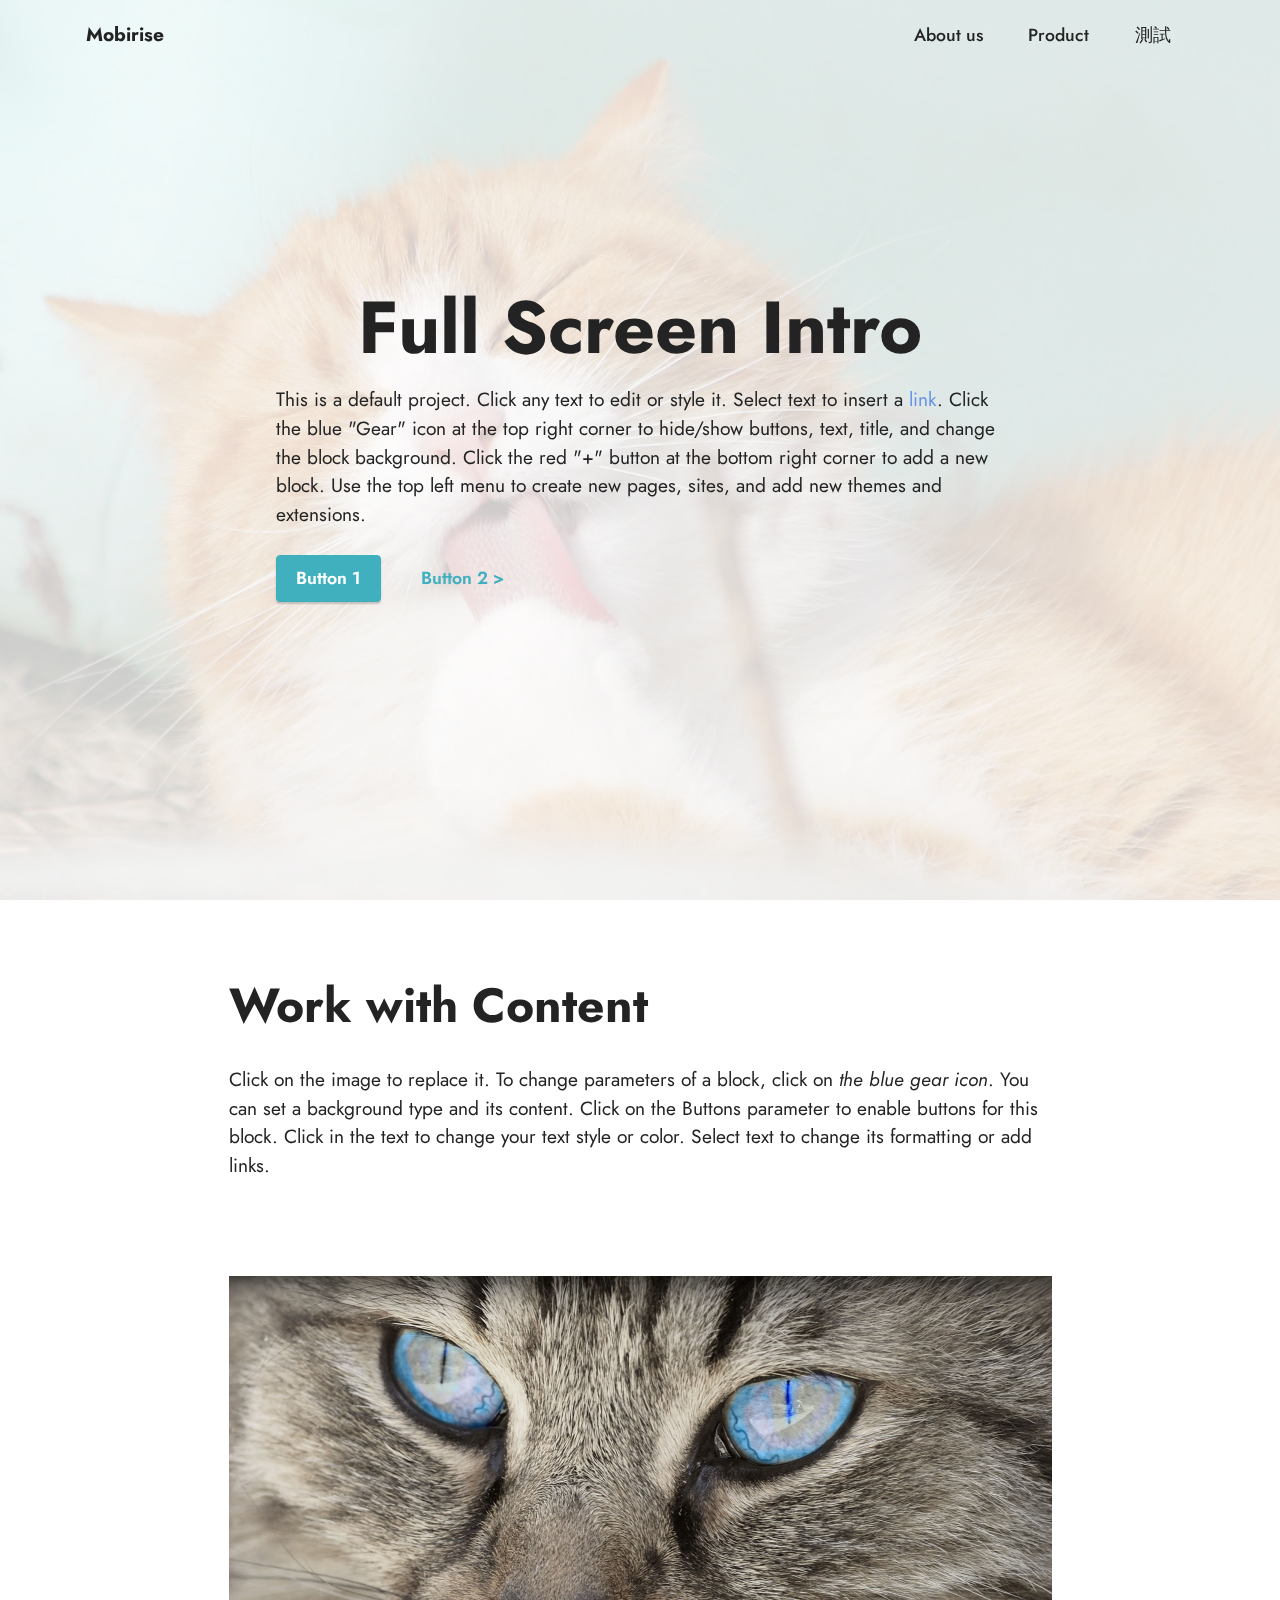
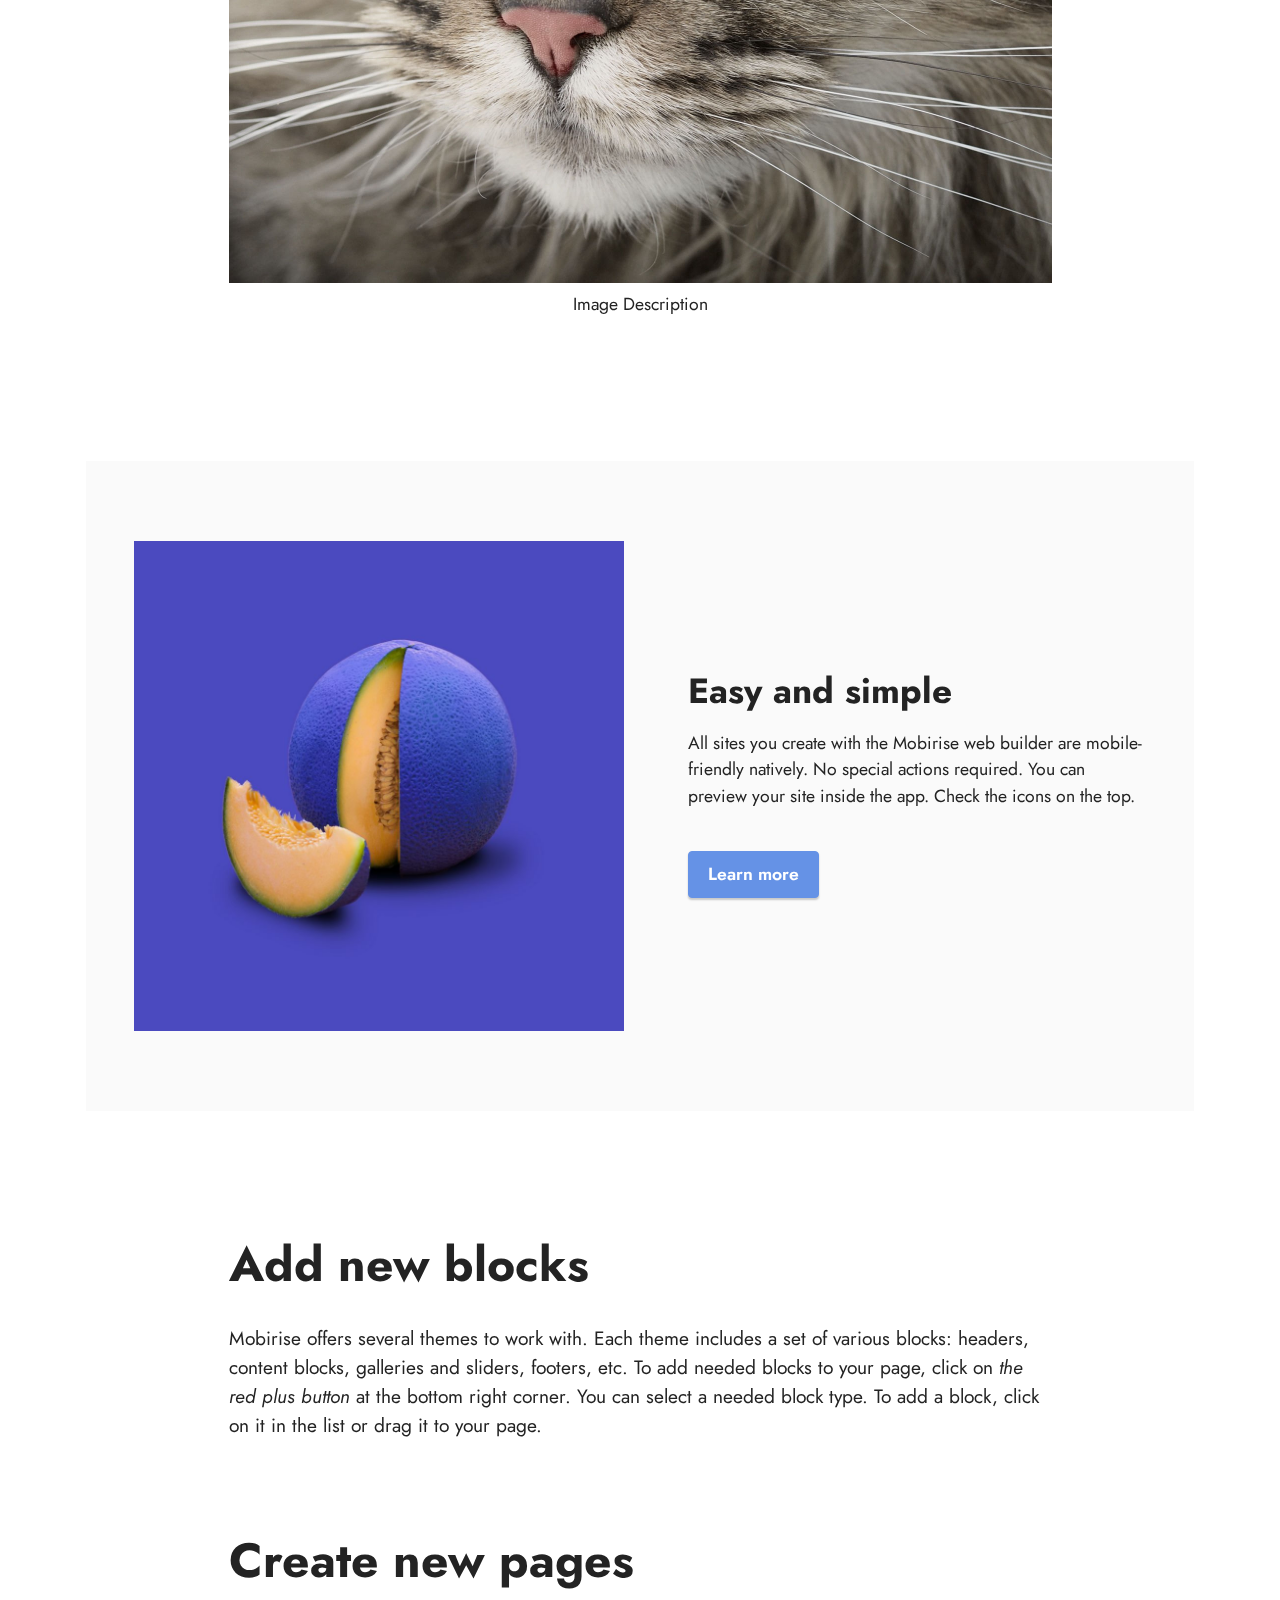
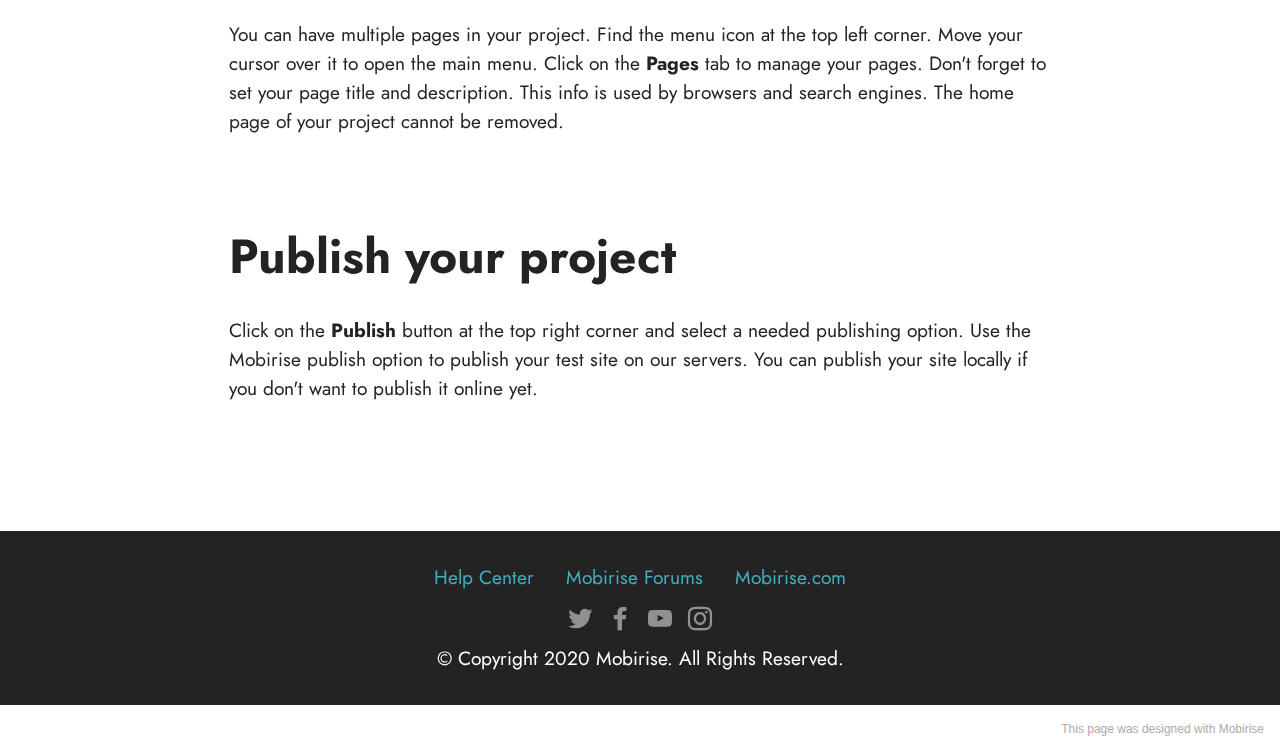
<file: index.html>
<!DOCTYPE html>
<html  >
<head>
  <!-- Site made with Mobirise Website Builder v5.2.0, https://mobirise.com -->
  <meta charset="UTF-8">
  <meta http-equiv="X-UA-Compatible" content="IE=edge">
  <meta name="generator" content="Mobirise v5.2.0, mobirise.com">
  <meta name="viewport" content="width=device-width, initial-scale=1, minimum-scale=1">
  <link rel="shortcut icon" href="assets/images/logo.png" type="image/x-icon">
  <meta name="description" content="">
  
  
  <title>Home</title>
  <link rel="stylesheet" href="assets/tether/tether.min.css">
  <link rel="stylesheet" href="assets/bootstrap/css/bootstrap.min.css">
  <link rel="stylesheet" href="assets/bootstrap/css/bootstrap-grid.min.css">
  <link rel="stylesheet" href="assets/bootstrap/css/bootstrap-reboot.min.css">
  <link rel="stylesheet" href="assets/dropdown/css/style.css">
  <link rel="stylesheet" href="assets/socicon/css/styles.css">
  <link rel="stylesheet" href="assets/theme/css/style.css">
  <link rel="preload" as="style" href="assets/mobirise/css/mbr-additional.css"><link rel="stylesheet" href="assets/mobirise/css/mbr-additional.css" type="text/css">
  
  
  
  
</head>
<body>
  
  <section class="menu menu1 cid-sfJ0XTWT5X" once="menu" id="menu1-k">
    

    <nav class="navbar navbar-dropdown navbar-expand-lg">
        <div class="container">
            <div class="navbar-brand">
                
                <span class="navbar-caption-wrap"><a class="navbar-caption text-black text-primary display-7" href="index.html">Mobirise</a></span>
            </div>
            <button class="navbar-toggler" type="button" data-toggle="collapse" data-target="#navbarSupportedContent" aria-controls="navbarNavAltMarkup" aria-expanded="false" aria-label="Toggle navigation">
                <div class="hamburger">
                    <span></span>
                    <span></span>
                    <span></span>
                    <span></span>
                </div>
            </button>
            <div class="collapse navbar-collapse" id="navbarSupportedContent">
                <ul class="navbar-nav nav-dropdown nav-right" data-app-modern-menu="true"><li class="nav-item"><a class="nav-link link text-black display-4" href="https://mobiri.se">
                            About us</a></li>
                    <li class="nav-item"><a class="nav-link link text-black text-primary display-4" href="page1.html">Product</a></li><li class="nav-item"><a class="nav-link link text-black text-primary display-4" href="index.html#features17-o">測試</a></li></ul>
                
                
            </div>
        </div>
    </nav>
</section>

<section class="header1 cid-s48MCQYojq mbr-fullscreen mbr-parallax-background" id="header1-f">

    

    <div class="mbr-overlay" style="opacity: 0.8; background-color: rgb(255, 255, 255);"></div>

    <div class="align-center container">
        <div class="row justify-content-center">
            <div class="col-12 col-lg-8">
                <h1 class="mbr-section-title mbr-fonts-style mb-3 display-1"><strong>Full Screen Intro</strong></h1>
                
                <p class="mbr-text mbr-fonts-style display-7">This is a default project. Click any text to edit or style it. Select text to insert a <a href="http://mobirise.com">link</a>. Click the blue "Gear" icon at the top right corner to hide/show buttons, text, title, and change the block background. Click the red "+" button at the bottom right corner to add a new block. Use the top left menu to create new pages, sites, and add new themes and extensions.</p>
                <div class="mbr-section-btn mt-3"><a class="btn btn-success display-4" href="https://mobirise.com">Button 1</a> <a class="btn btn-success-outline display-4" href="https://mobirise.com">Button 2 &gt;</a></div>
            </div>
        </div>
    </div>
</section>

<section class="content1 cid-s48udlf8KU" id="content1-8">
    
    <div class="container">
        <div class="row justify-content-center">
            <div class="title col-12 col-md-9">
                <h3 class="mbr-section-title mbr-fonts-style align-center mb-4 display-2"><strong>Work with Content</strong></h3>
                <h4 class="mbr-section-subtitle align-center mbr-fonts-style mb-4 display-7">Click on the image to replace it. To change parameters of a block, click on <em>the blue gear icon</em>. You can set a background type and its content. Click on the Buttons parameter to enable buttons for this block. Click in the text to change your text style or color. Select text to change its formatting or add links.</h4>
                
            </div>
        </div>
    </div>
</section>

<section class="image3 cid-s48upRUlSD" id="image3-9">
    

    

    <div class="container">
        <div class="row justify-content-center">
            <div class="col-12 col-lg-9">
                <div class="image-wrapper">
                    <img src="assets/images/mbr-1646x1214.jpg" alt="Mobirise">
                    <p class="mbr-description mbr-fonts-style mt-2 align-center display-4">
                        Image Description</p>
                </div>
            </div>
        </div>
    </div>
</section>

<section class="features16 cid-sfJdpfCSB5" id="features17-o">
    

    
    <div class="container">
        <div class="content-wrapper">
            <div class="row align-items-center">
                <div class="col-12 col-lg-6">
                    <div class="image-wrapper">
                        <img src="assets/images/sq1.jpg" alt="Mobirise">
                    </div>
                </div>
                <div class="col-12 col-lg">
                    <div class="text-wrapper">
                        <h6 class="card-title mbr-fonts-style display-5">
                            <strong>Easy and simple</strong>
                        </h6>
                        <p class="mbr-text mbr-fonts-style mb-4 display-4">
                            All sites you create with the Mobirise web builder are mobile-friendly natively. No special actions required. You can preview your site inside the app. Check the icons on the top.</p>
                        <div class="mbr-section-btn mt-3"><a class="btn btn-primary display-4" href="https://mobiri.se">
                                Learn more
                            </a></div>
                    </div>
                </div>
            </div>
        </div>
    </div>
</section>

<section class="content1 cid-s48vaXqeL6" id="content1-b">
    
    <div class="container">
        <div class="row justify-content-center">
            <div class="title col-12 col-md-9">
                <h3 class="mbr-section-title mbr-fonts-style align-center mb-4 display-2"><strong>Add new blocks</strong></h3>
                <h4 class="mbr-section-subtitle align-center mbr-fonts-style mb-4 display-7">Mobirise offers several themes to work with. Each theme includes a set of various blocks: headers, content blocks, galleries and sliders, footers, etc. To add needed blocks to your page, click on <em>the red plus button </em>at the bottom right corner. You can select a needed block type. To add a block, click on it in the list or drag it to your page.</h4>
                
            </div>
        </div>
    </div>
</section>

<section class="content1 cid-s48vnjULo4" id="content1-c">
    
    <div class="container">
        <div class="row justify-content-center">
            <div class="title col-12 col-md-9">
                <h3 class="mbr-section-title mbr-fonts-style align-center mb-4 display-2"><strong>Create new pages</strong></h3>
                <h4 class="mbr-section-subtitle align-center mbr-fonts-style mb-4 display-7">You can have multiple pages in your project. Find the menu icon at the top left corner. Move your cursor over it to open the main menu. Click on the <strong>Pages </strong>tab to manage your pages. Don't forget to set your page title and description. This info is used by browsers and search engines. The home page of your project cannot be removed.</h4>
                
            </div>
        </div>
    </div>
</section>

<section class="content1 cid-s48vrXhP0J" id="content1-d">
    
    <div class="container">
        <div class="row justify-content-center">
            <div class="title col-12 col-md-9">
                <h3 class="mbr-section-title mbr-fonts-style align-center mb-4 display-2"><strong>Publish your project
</strong></h3>
                <h4 class="mbr-section-subtitle align-center mbr-fonts-style mb-4 display-7">Click on the <strong>Publish </strong>button at the top right corner and select a needed publishing option. Use the Mobirise publish option to publish your test site on our servers. You can publish your site locally if you don't want to publish it online yet.</h4>
                
            </div>
        </div>
    </div>
</section>

<section class="footer3 cid-s48P1Icc8J" once="footers" id="footer3-i">

    

    

    <div class="container">
        <div class="media-container-row align-center mbr-white">
            <div class="row row-links">
                <ul class="foot-menu">
                    
                    
                    
                    
                    
                <li class="foot-menu-item mbr-fonts-style display-7"><a href="https://mobirise.com/help/" class="text-success">Help Center</a></li><li class="foot-menu-item mbr-fonts-style display-7"><a href="http://forums.mobirise.com/" class="text-success">Mobirise Forums</a></li><li class="foot-menu-item mbr-fonts-style display-7"><a href="https://mobirise.com/" class="text-success">Mobirise.com</a></li></ul>
            </div>
            <div class="row social-row">
                <div class="social-list align-right pb-2">
                    
                    
                    
                    
                    
                    
                <div class="soc-item">
                        <a href="https://twitter.com/mobirise" target="_blank">
                            <span class="socicon-twitter socicon mbr-iconfont mbr-iconfont-social"></span>
                        </a>
                    </div><div class="soc-item">
                        <a href="https://www.facebook.com/pages/Mobirise/1616226671953247" target="_blank">
                            <span class="socicon-facebook socicon mbr-iconfont mbr-iconfont-social"></span>
                        </a>
                    </div><div class="soc-item">
                        <a href="https://www.youtube.com/c/mobirise" target="_blank">
                            <span class="socicon-youtube socicon mbr-iconfont mbr-iconfont-social"></span>
                        </a>
                    </div><div class="soc-item">
                        <a href="https://instagram.com/mobirise" target="_blank">
                            <span class="mbr-iconfont mbr-iconfont-social socicon-instagram socicon"></span>
                        </a>
                    </div></div>
            </div>
            <div class="row row-copirayt">
                <p class="mbr-text mb-0 mbr-fonts-style mbr-white align-center display-7">
                    © Copyright 2020 Mobirise. All Rights Reserved.
                </p>
            </div>
        </div>
    </div>
</section><section style="background-color: #fff; font-family: -apple-system, BlinkMacSystemFont, 'Segoe UI', 'Roboto', 'Helvetica Neue', Arial, sans-serif; color:#aaa; font-size:12px; padding: 0; align-items: center; display: flex;"><a href="https://mobirise.site/k" style="flex: 1 1; height: 3rem; padding-left: 1rem;"></a><p style="flex: 0 0 auto; margin:0; padding-right:1rem;"><a href="https://mobirise.site/d" style="color:#aaa;">This page</a> was designed with Mobirise</p></section><script src="assets/web/assets/jquery/jquery.min.js"></script>  <script src="assets/popper/popper.min.js"></script>  <script src="assets/tether/tether.min.js"></script>  <script src="assets/bootstrap/js/bootstrap.min.js"></script>  <script src="assets/smoothscroll/smooth-scroll.js"></script>  <script src="assets/parallax/jarallax.min.js"></script>  <script src="assets/dropdown/js/nav-dropdown.js"></script>  <script src="assets/dropdown/js/navbar-dropdown.js"></script>  <script src="assets/touchswipe/jquery.touch-swipe.min.js"></script>  <script src="assets/theme/js/script.js"></script>  
  
  
</body>
</html>
</file>
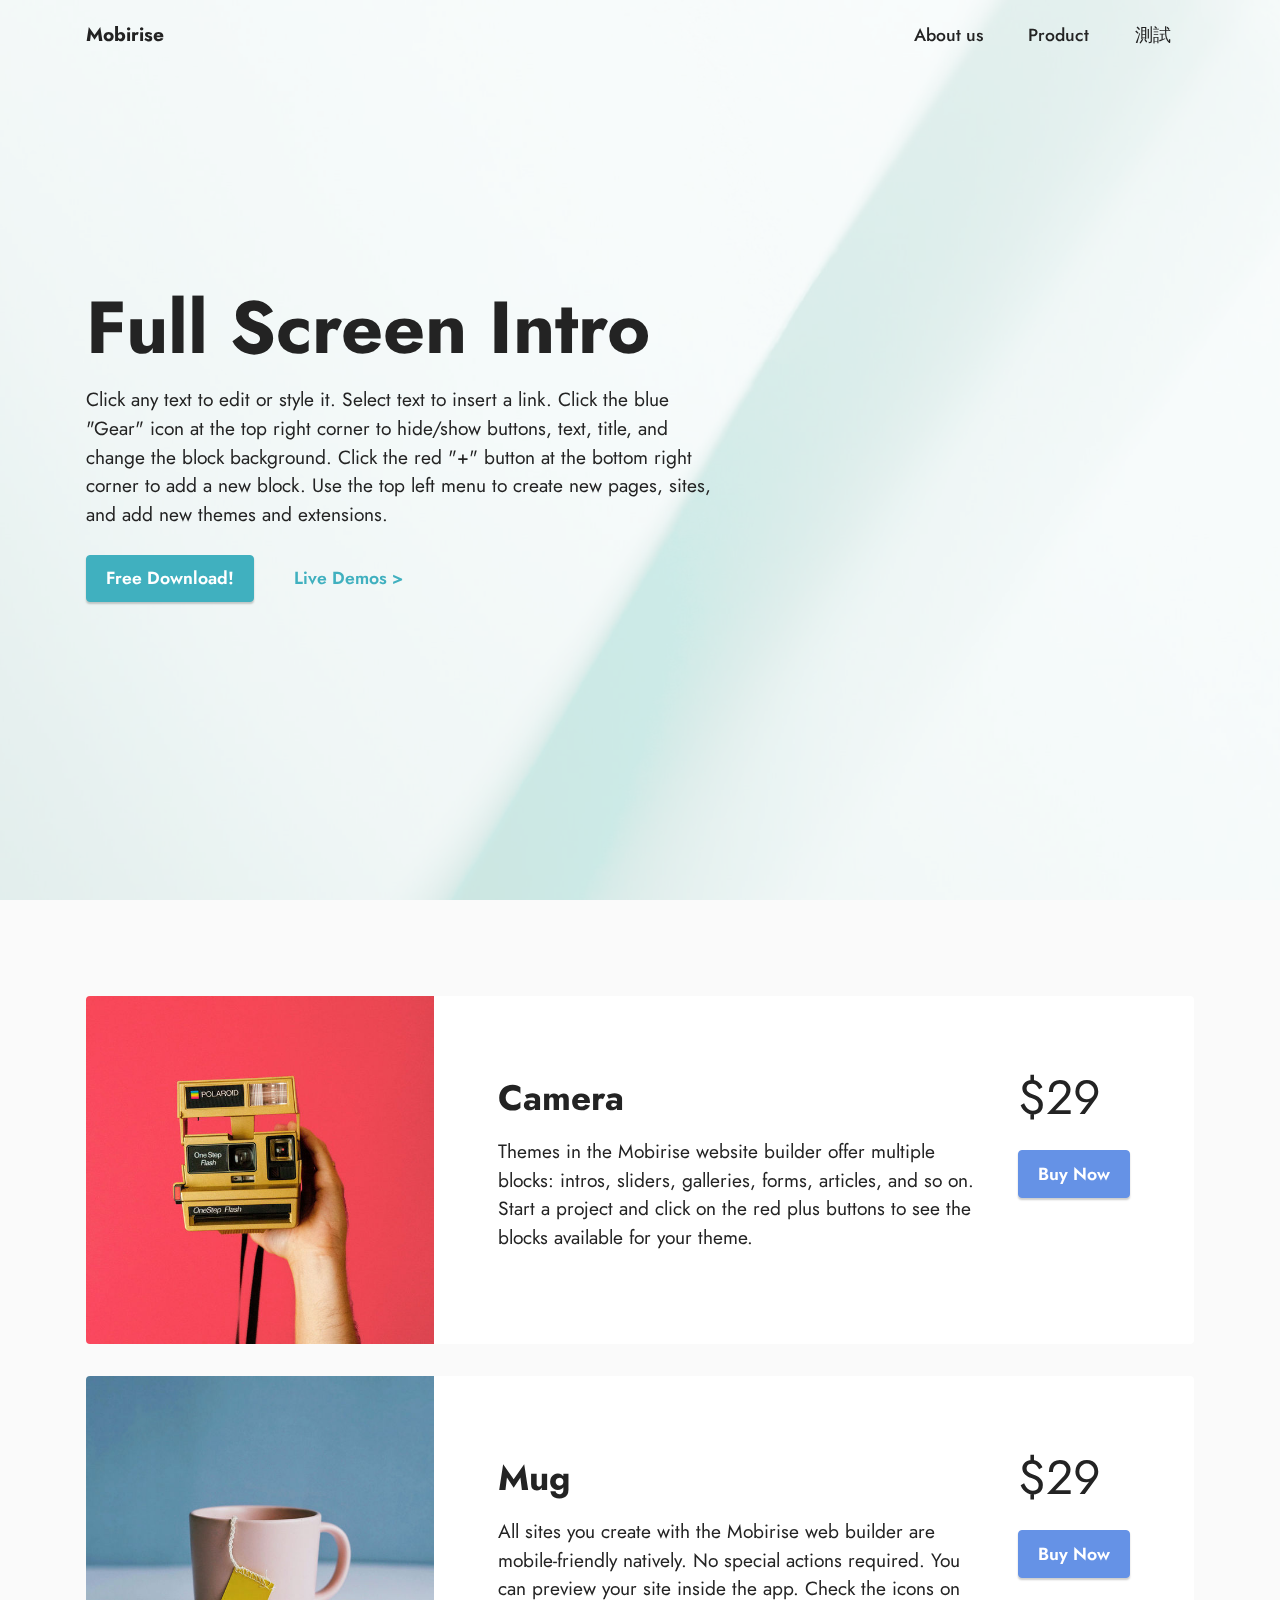
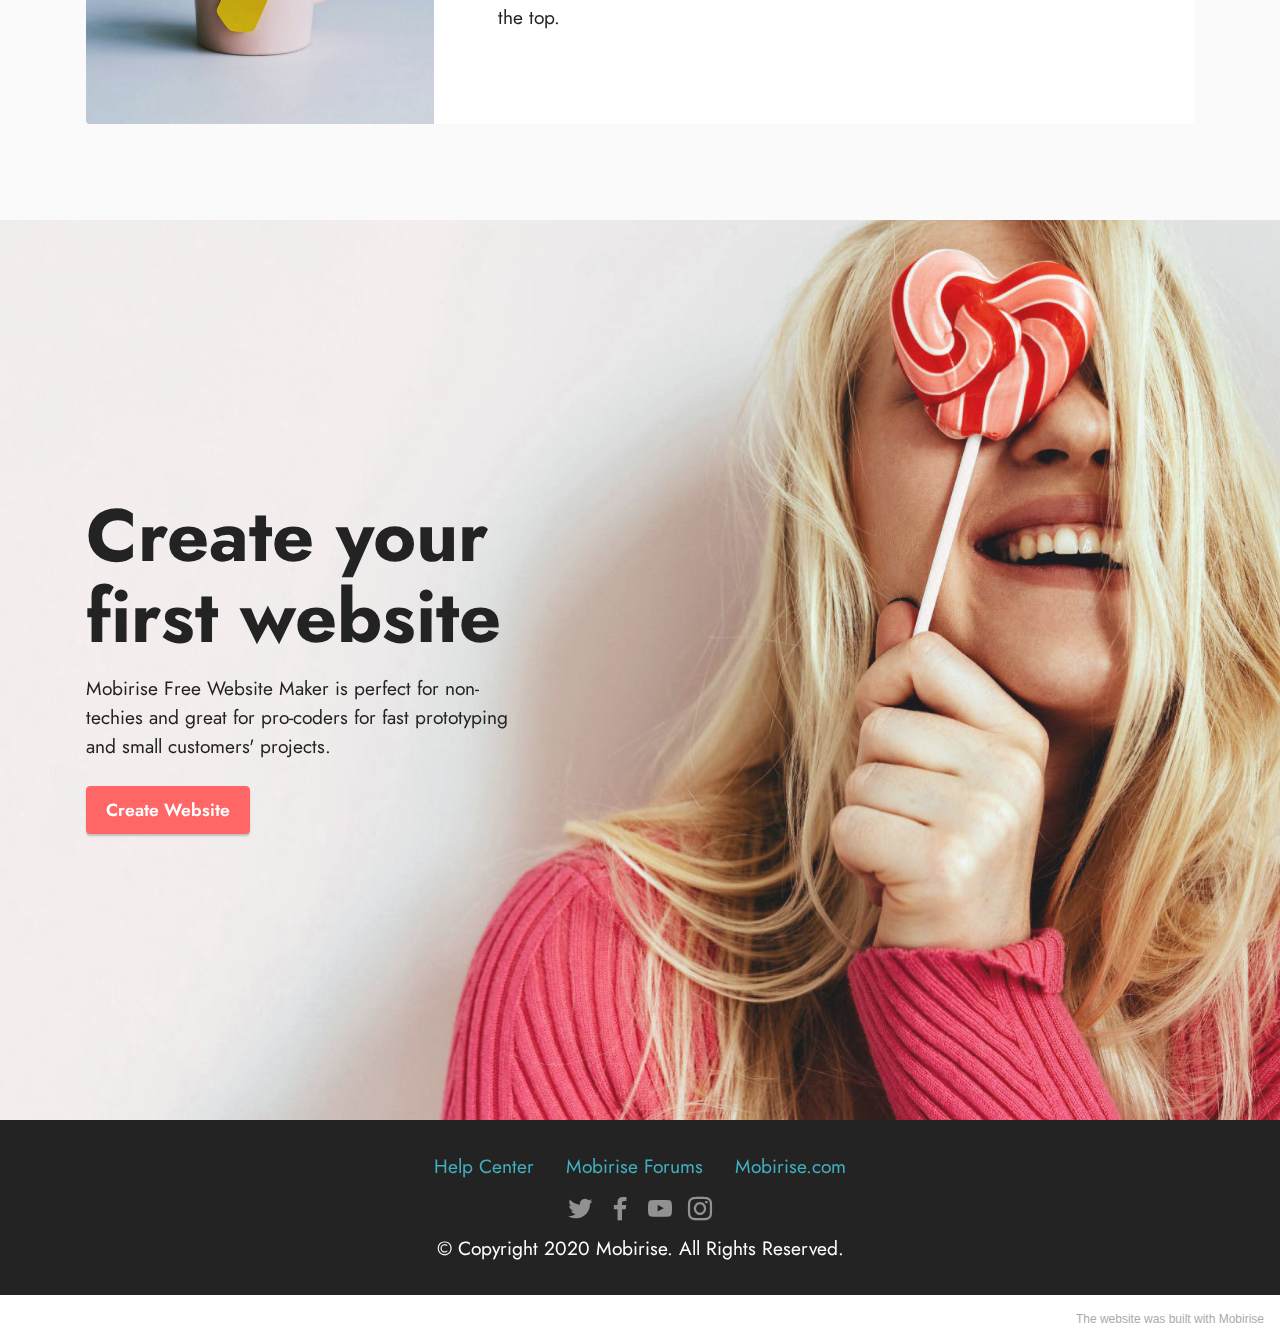
<file: page1.html>
<!DOCTYPE html>
<html  >
<head>
  <!-- Site made with Mobirise Website Builder v5.2.0, https://mobirise.com -->
  <meta charset="UTF-8">
  <meta http-equiv="X-UA-Compatible" content="IE=edge">
  <meta name="generator" content="Mobirise v5.2.0, mobirise.com">
  <meta name="viewport" content="width=device-width, initial-scale=1, minimum-scale=1">
  <link rel="shortcut icon" href="assets/images/logo.png" type="image/x-icon">
  <meta name="description" content="">
  
  
  <title>Page 2</title>
  <link rel="stylesheet" href="assets/tether/tether.min.css">
  <link rel="stylesheet" href="assets/bootstrap/css/bootstrap.min.css">
  <link rel="stylesheet" href="assets/bootstrap/css/bootstrap-grid.min.css">
  <link rel="stylesheet" href="assets/bootstrap/css/bootstrap-reboot.min.css">
  <link rel="stylesheet" href="assets/dropdown/css/style.css">
  <link rel="stylesheet" href="assets/socicon/css/styles.css">
  <link rel="stylesheet" href="assets/theme/css/style.css">
  <link rel="preload" as="style" href="assets/mobirise/css/mbr-additional.css"><link rel="stylesheet" href="assets/mobirise/css/mbr-additional.css" type="text/css">
  
  
  
  
</head>
<body>
  
  <section class="menu menu1 cid-sfJ0XTWT5X" once="menu" id="menu1-q">
    

    <nav class="navbar navbar-dropdown navbar-expand-lg">
        <div class="container">
            <div class="navbar-brand">
                
                <span class="navbar-caption-wrap"><a class="navbar-caption text-black text-primary display-7" href="index.html">Mobirise</a></span>
            </div>
            <button class="navbar-toggler" type="button" data-toggle="collapse" data-target="#navbarSupportedContent" aria-controls="navbarNavAltMarkup" aria-expanded="false" aria-label="Toggle navigation">
                <div class="hamburger">
                    <span></span>
                    <span></span>
                    <span></span>
                    <span></span>
                </div>
            </button>
            <div class="collapse navbar-collapse" id="navbarSupportedContent">
                <ul class="navbar-nav nav-dropdown nav-right" data-app-modern-menu="true"><li class="nav-item"><a class="nav-link link text-black display-4" href="https://mobiri.se">
                            About us</a></li>
                    <li class="nav-item"><a class="nav-link link text-black text-primary display-4" href="page1.html">Product</a></li><li class="nav-item"><a class="nav-link link text-black text-primary display-4" href="index.html#features17-o">測試</a></li></ul>
                
                
            </div>
        </div>
    </nav>
</section>

<section class="header2 cid-sfJs9GUb2N mbr-fullscreen mbr-parallax-background" id="header2-r">

    

    <div class="mbr-overlay" style="opacity: 0.8; background-color: rgb(255, 255, 255);"></div>

    <div class="container">
        <div class="row">
            <div class="col-12 col-lg-7">
                <h1 class="mbr-section-title mbr-fonts-style mb-3 display-1"><strong>Full Screen Intro</strong></h1>
                
                <p class="mbr-text mbr-fonts-style display-7">Click any text to edit or style it. Select text to insert a link. Click the blue "Gear" icon at the top right corner to hide/show buttons, text, title, and change the block background. Click the red "+" button at the bottom right corner to add a new block. Use the top left menu to create new pages, sites, and add new themes and extensions.</p>
                <div class="mbr-section-btn mt-3">
                    <a class="btn btn-success display-4" href="https://mobiri.se">Free Download!</a>
                    <a class="btn btn-success-outline display-4" href="https://mobiri.se">Live Demos &gt;</a>
                </div>
            </div>
        </div>
    </div>
</section>

<section class="features8 cid-sfJsb88wF1" xmlns="http://www.w3.org/1999/html" id="features9-t">
    
    

    

    <div class="container">
        <div class="card">
            <div class="card-wrapper">
                <div class="row align-items-center">
                    <div class="col-12 col-md-4">
                        <div class="image-wrapper">
                            <img src="assets/images/product1.jpg" alt="Mobirise">
                        </div>
                    </div>
                    <div class="col-12 col-md">
                        <div class="card-box">
                            <div class="row">
                                <div class="col-md">
                                    <h6 class="card-title mbr-fonts-style display-5">
                                        <strong>Camera</strong>
                                    </h6>
                                    <p class="mbr-text mbr-fonts-style display-7">
                                        Themes in the Mobirise website builder offer multiple blocks: intros, sliders, galleries, forms, articles, and so on. Start a project and click on the red plus buttons to see the blocks available for your theme.
                                    </p>
                                </div>
                                <div class="col-md-auto">
                                    <p class="price mbr-fonts-style display-2">$29</p>
                                    <div class="mbr-section-btn"><a href="https://mobiri.se" class="btn btn-primary display-4">
                                            Buy Now
                                        </a></div>
                                </div>
                                <div></div>
                            </div>
                        </div>
                    </div>
                </div>
            </div>
        </div>
        <div class="card">
            <div class="card-wrapper">
                <div class="row align-items-center">
                    <div class="col-12 col-md-4">
                        <div class="image-wrapper">
                            <img src="assets/images/product2.jpg" alt="Mobirise">
                        </div>
                    </div>
                    <div class="col-12 col-md">
                        <div class="card-box">
                            <div class="row">
                                <div class="col-md">
                                    <h6 class="card-title mbr-fonts-style display-5">
                                        <strong>Mug</strong>
                                    </h6>
                                    <p class="mbr-text mbr-fonts-style display-7">
                                        All sites you create with the Mobirise web builder are mobile-friendly natively. No special actions required. You can preview your site inside the app. Check the icons on the top.
                                    </p>
                                </div>
                                <div class="col-md-auto">
                                    <p class="price mbr-fonts-style display-2">$29</p>
                                    <div class="mbr-section-btn">
                                        <a href="https://mobiri.se" class="btn btn-primary display-4">
                                            Buy Now
                                        </a>
                                    </div>
                                </div>
                                <div></div>
                            </div>
                        </div>
                    </div>
                </div>
            </div>
        </div>
        
    </div>
</section>

<section class="header1 cid-sfJsagnnkE mbr-fullscreen" id="header1-s">

    

    <div class="mbr-overlay" style="opacity: 0.1; background-color: rgb(250, 250, 250);"></div>

    <div class="container">
        <div class="row">
            <div class="col-12 col-lg-5">
                <h1 class="mbr-section-title mbr-fonts-style mb-3 display-1"><strong>Create your first website</strong></h1>
                
                <p class="mbr-text mbr-fonts-style display-7">
                    Mobirise Free Website Maker is perfect for non-techies and great for pro-coders for fast prototyping and small customers' projects.</p>
                <div class="mbr-section-btn mt-3"><a class="btn btn-secondary display-4" href="https://mobiri.se">Create Website</a></div>
            </div>
        </div>
    </div>
</section>

<section class="footer3 cid-s48P1Icc8J" once="footers" id="footer3-p">

    

    

    <div class="container">
        <div class="media-container-row align-center mbr-white">
            <div class="row row-links">
                <ul class="foot-menu">
                    
                    
                    
                    
                    
                <li class="foot-menu-item mbr-fonts-style display-7"><a href="https://mobirise.com/help/" class="text-success">Help Center</a></li><li class="foot-menu-item mbr-fonts-style display-7"><a href="http://forums.mobirise.com/" class="text-success">Mobirise Forums</a></li><li class="foot-menu-item mbr-fonts-style display-7"><a href="https://mobirise.com/" class="text-success">Mobirise.com</a></li></ul>
            </div>
            <div class="row social-row">
                <div class="social-list align-right pb-2">
                    
                    
                    
                    
                    
                    
                <div class="soc-item">
                        <a href="https://twitter.com/mobirise" target="_blank">
                            <span class="socicon-twitter socicon mbr-iconfont mbr-iconfont-social"></span>
                        </a>
                    </div><div class="soc-item">
                        <a href="https://www.facebook.com/pages/Mobirise/1616226671953247" target="_blank">
                            <span class="socicon-facebook socicon mbr-iconfont mbr-iconfont-social"></span>
                        </a>
                    </div><div class="soc-item">
                        <a href="https://www.youtube.com/c/mobirise" target="_blank">
                            <span class="socicon-youtube socicon mbr-iconfont mbr-iconfont-social"></span>
                        </a>
                    </div><div class="soc-item">
                        <a href="https://instagram.com/mobirise" target="_blank">
                            <span class="mbr-iconfont mbr-iconfont-social socicon-instagram socicon"></span>
                        </a>
                    </div></div>
            </div>
            <div class="row row-copirayt">
                <p class="mbr-text mb-0 mbr-fonts-style mbr-white align-center display-7">
                    © Copyright 2020 Mobirise. All Rights Reserved.
                </p>
            </div>
        </div>
    </div>
</section><section style="background-color: #fff; font-family: -apple-system, BlinkMacSystemFont, 'Segoe UI', 'Roboto', 'Helvetica Neue', Arial, sans-serif; color:#aaa; font-size:12px; padding: 0; align-items: center; display: flex;"><a href="https://mobirise.site/w" style="flex: 1 1; height: 3rem; padding-left: 1rem;"></a><p style="flex: 0 0 auto; margin:0; padding-right:1rem;"><a href="https://mobirise.site/d" style="color:#aaa;">The website</a> was built with Mobirise</p></section><script src="assets/web/assets/jquery/jquery.min.js"></script>  <script src="assets/popper/popper.min.js"></script>  <script src="assets/tether/tether.min.js"></script>  <script src="assets/bootstrap/js/bootstrap.min.js"></script>  <script src="assets/smoothscroll/smooth-scroll.js"></script>  <script src="assets/parallax/jarallax.min.js"></script>  <script src="assets/dropdown/js/nav-dropdown.js"></script>  <script src="assets/dropdown/js/navbar-dropdown.js"></script>  <script src="assets/touchswipe/jquery.touch-swipe.min.js"></script>  <script src="assets/theme/js/script.js"></script>  
  
  
</body>
</html>
</file>
<file: assets/dropdown/css/style.css>
.navbar-dropdown {
  left: 0;
  padding: 0;
  position: absolute;
  right: 0;
  top: 0;
  transition: all 0.45s ease;
  z-index: 1030;
  background: #282828; }
  .navbar-dropdown .navbar-logo {
    margin-right: 0.8rem;
    transition: margin 0.3s ease-in-out;
    vertical-align: middle; }
    .navbar-dropdown .navbar-logo img {
      height: 3.125rem;
      transition: all 0.3s ease-in-out; }
    .navbar-dropdown .navbar-logo.mbr-iconfont {
      font-size: 3.125rem;
      line-height: 3.125rem; }
  .navbar-dropdown .navbar-caption {
    font-weight: 700;
    white-space: normal;
    vertical-align: -4px;
    line-height: 3.125rem !important; }
    .navbar-dropdown .navbar-caption, .navbar-dropdown .navbar-caption:hover {
      color: inherit;
      text-decoration: none; }
  .navbar-dropdown .mbr-iconfont + .navbar-caption {
    vertical-align: -1px; }
  .navbar-dropdown.navbar-fixed-top {
    position: fixed; }
  .navbar-dropdown .navbar-brand span {
    vertical-align: -4px; }
  .navbar-dropdown.bg-color.transparent {
    background: none; }
  .navbar-dropdown.navbar-short .navbar-brand {
    padding: 0.625rem 0; }
    .navbar-dropdown.navbar-short .navbar-brand span {
      vertical-align: -1px; }
  .navbar-dropdown.navbar-short .navbar-caption {
    line-height: 2.375rem !important;
    vertical-align: -2px; }
  .navbar-dropdown.navbar-short .navbar-logo {
    margin-right: 0.5rem; }
    .navbar-dropdown.navbar-short .navbar-logo img {
      height: 2.375rem; }
    .navbar-dropdown.navbar-short .navbar-logo.mbr-iconfont {
      font-size: 2.375rem;
      line-height: 2.375rem; }
  .navbar-dropdown.navbar-short .mbr-table-cell {
    height: 3.625rem; }
  .navbar-dropdown .navbar-close {
    left: 0.6875rem;
    position: fixed;
    top: 0.75rem;
    z-index: 1000; }
  .navbar-dropdown .hamburger-icon {
    content: "";
    display: inline-block;
    vertical-align: middle;
    width: 16px;
    -webkit-box-shadow: 0 -6px 0 1px #282828,0 0 0 1px #282828,0 6px 0 1px #282828;
    -moz-box-shadow: 0 -6px 0 1px #282828,0 0 0 1px #282828,0 6px 0 1px #282828;
    box-shadow: 0 -6px 0 1px #282828,0 0 0 1px #282828,0 6px 0 1px #282828; }

.dropdown-menu .dropdown-toggle[data-toggle="dropdown-submenu"]::after {
  border-bottom: 0.35em solid transparent;
  border-left: 0.35em solid;
  border-right: 0;
  border-top: 0.35em solid transparent;
  margin-left: 0.3rem; }

.dropdown-menu .dropdown-item:focus {
  outline: 0; }

.nav-dropdown {
  font-size: 0.75rem;
  font-weight: 500;
  height: auto !important; }
  .nav-dropdown .nav-btn {
    padding-left: 1rem; }
  .nav-dropdown .link {
    margin: .667em 1.667em;
    font-weight: 500;
    padding: 0;
    transition: color .2s ease-in-out; }
    .nav-dropdown .link.dropdown-toggle {
      margin-right: 2.583em; }
      .nav-dropdown .link.dropdown-toggle::after {
        margin-left: .25rem;
        border-top: 0.35em solid;
        border-right: 0.35em solid transparent;
        border-left: 0.35em solid transparent;
        border-bottom: 0; }
      .nav-dropdown .link.dropdown-toggle[aria-expanded="true"] {
        margin: 0;
        padding: 0.667em 3.263em  0.667em 1.667em; }
  .nav-dropdown .link::after,
  .nav-dropdown .dropdown-item::after {
    color: inherit; }
  .nav-dropdown .btn {
    font-size: 0.75rem;
    font-weight: 700;
    letter-spacing: 0;
    margin-bottom: 0;
    padding-left: 1.25rem;
    padding-right: 1.25rem; }
  .nav-dropdown .dropdown-menu {
    border-radius: 0;
    border: 0;
    left: 0;
    margin: 0;
    padding-bottom: 1.25rem;
    padding-top: 1.25rem;
    position: relative; }
  .nav-dropdown .dropdown-submenu {
    margin-left: 0.125rem;
    top: 0; }
  .nav-dropdown .dropdown-item {
    font-weight: 500;
    line-height: 2;
    padding: 0.3846em 4.615em 0.3846em 1.5385em;
    position: relative;
    transition: color .2s ease-in-out, background-color .2s ease-in-out; }
    .nav-dropdown .dropdown-item::after {
      margin-top: -0.3077em;
      position: absolute;
      right: 1.1538em;
      top: 50%; }
    .nav-dropdown .dropdown-item:focus, .nav-dropdown .dropdown-item:hover {
      background: none; }

@media (max-width: 767px) {
  .nav-dropdown.navbar-toggleable-sm {
    bottom: 0;
    display: none;
    left: 0;
    overflow-x: hidden;
    position: fixed;
    top: 0;
    transform: translateX(-100%);
    -ms-transform: translateX(-100%);
    -webkit-transform: translateX(-100%);
    width: 18.75rem;
    z-index: 999; } }
.nav-dropdown.navbar-toggleable-xl {
  bottom: 0;
  display: none;
  left: 0;
  overflow-x: hidden;
  position: fixed;
  top: 0;
  transform: translateX(-100%);
  -ms-transform: translateX(-100%);
  -webkit-transform: translateX(-100%);
  width: 18.75rem;
  z-index: 999; }

.nav-dropdown-sm {
  display: block !important;
  overflow-x: hidden;
  overflow: auto;
  padding-top: 3.875rem; }
  .nav-dropdown-sm::after {
    content: "";
    display: block;
    height: 3rem;
    width: 100%; }
  .nav-dropdown-sm.collapse.in ~ .navbar-close {
    display: block !important; }
  .nav-dropdown-sm.collapsing, .nav-dropdown-sm.collapse.in {
    transform: translateX(0);
    -ms-transform: translateX(0);
    -webkit-transform: translateX(0);
    transition: all 0.25s ease-out;
    -webkit-transition: all 0.25s ease-out;
    background: #282828; }
  .nav-dropdown-sm.collapsing[aria-expanded="false"] {
    transform: translateX(-100%);
    -ms-transform: translateX(-100%);
    -webkit-transform: translateX(-100%); }
  .nav-dropdown-sm .nav-item {
    display: block;
    margin-left: 0 !important;
    padding-left: 0; }
  .nav-dropdown-sm .link,
  .nav-dropdown-sm .dropdown-item {
    border-top: 1px dotted rgba(255, 255, 255, 0.1);
    font-size: 0.8125rem;
    line-height: 1.6;
    margin: 0 !important;
    padding: 0.875rem 2.4rem 0.875rem 1.5625rem !important;
    position: relative;
    white-space: normal; }
    .nav-dropdown-sm .link:focus, .nav-dropdown-sm .link:hover,
    .nav-dropdown-sm .dropdown-item:focus,
    .nav-dropdown-sm .dropdown-item:hover {
      background: rgba(0, 0, 0, 0.2) !important;
      color: #c0a375; }
  .nav-dropdown-sm .nav-btn {
    position: relative;
    padding: 1.5625rem 1.5625rem 0 1.5625rem; }
    .nav-dropdown-sm .nav-btn::before {
      border-top: 1px dotted rgba(255, 255, 255, 0.1);
      content: "";
      left: 0;
      position: absolute;
      top: 0;
      width: 100%; }
    .nav-dropdown-sm .nav-btn + .nav-btn {
      padding-top: 0.625rem; }
      .nav-dropdown-sm .nav-btn + .nav-btn::before {
        display: none; }
  .nav-dropdown-sm .btn {
    padding: 0.625rem 0; }
  .nav-dropdown-sm .dropdown-toggle[data-toggle="dropdown-submenu"]::after {
    margin-left: .25rem;
    border-top: 0.35em solid;
    border-right: 0.35em solid transparent;
    border-left: 0.35em solid transparent;
    border-bottom: 0; }
  .nav-dropdown-sm .dropdown-toggle[data-toggle="dropdown-submenu"][aria-expanded="true"]::after {
    border-top: 0;
    border-right: 0.35em solid transparent;
    border-left: 0.35em solid transparent;
    border-bottom: 0.35em solid; }
  .nav-dropdown-sm .dropdown-menu {
    margin: 0;
    padding: 0;
    position: relative;
    top: 0;
    left: 0;
    width: 100%;
    border: 0;
    float: none;
    border-radius: 0;
    background: none; }
  .nav-dropdown-sm .dropdown-submenu {
    left: 100%;
    margin-left: 0.125rem;
    margin-top: -1.25rem;
    top: 0; }

.navbar-toggleable-sm .nav-dropdown .dropdown-menu {
  position: absolute; }

.navbar-toggleable-sm .nav-dropdown .dropdown-submenu {
  left: 100%;
  margin-left: 0.125rem;
  margin-top: -1.25rem;
  top: 0; }

.navbar-toggleable-sm.opened .nav-dropdown .dropdown-menu {
  position: relative; }

.navbar-toggleable-sm.opened .nav-dropdown .dropdown-submenu {
  left: 0;
  margin-left: 00rem;
  margin-top: 0rem;
  top: 0; }

.is-builder .nav-dropdown.collapsing {
  transition: none !important; }

/*# sourceMappingURL=style.css.map */
</file>
<file: assets/socicon/css/styles.css>
@charset "UTF-8";

@font-face {
  font-family: 'Socicon';
  src:  url('../fonts/socicon.eot');
  src:  url('../fonts/socicon.eot?#iefix') format('embedded-opentype'),
    url('../fonts/socicon.woff2') format('woff2'),
    url('../fonts/socicon.ttf') format('truetype'),
    url('../fonts/socicon.woff') format('woff'),
    url('../fonts/socicon.svg#socicon') format('svg');
  font-weight: normal;
  font-style: normal;
}

[data-icon]:before {
  font-family: "socicon" !important;
  content: attr(data-icon);
  font-style: normal !important;
  font-weight: normal !important;
  font-variant: normal !important;
  text-transform: none !important;
  speak: none;
  line-height: 1;
  -webkit-font-smoothing: antialiased;
  -moz-osx-font-smoothing: grayscale;
}

[class^="socicon-"], [class*=" socicon-"] {
  /* use !important to prevent issues with browser extensions that change fonts */
  font-family: 'Socicon' !important;
  speak: none;
  font-style: normal;
  font-weight: normal;
  font-variant: normal;
  text-transform: none;
  line-height: 1;

  /* Better Font Rendering =========== */
  -webkit-font-smoothing: antialiased;
  -moz-osx-font-smoothing: grayscale;
}

.socicon-eitaa:before {
  content: "\e97c";
}
.socicon-soroush:before {
  content: "\e97d";
}
.socicon-bale:before {
  content: "\e97e";
}
.socicon-zazzle:before {
  content: "\e97b";
}
.socicon-society6:before {
  content: "\e97a";
}
.socicon-redbubble:before {
  content: "\e979";
}
.socicon-avvo:before {
  content: "\e978";
}
.socicon-stitcher:before {
  content: "\e977";
}
.socicon-googlehangouts:before {
  content: "\e974";
}
.socicon-dlive:before {
  content: "\e975";
}
.socicon-vsco:before {
  content: "\e976";
}
.socicon-flipboard:before {
  content: "\e973";
}
.socicon-ubuntu:before {
  content: "\e958";
}
.socicon-artstation:before {
  content: "\e959";
}
.socicon-invision:before {
  content: "\e95a";
}
.socicon-torial:before {
  content: "\e95b";
}
.socicon-collectorz:before {
  content: "\e95c";
}
.socicon-seenthis:before {
  content: "\e95d";
}
.socicon-googleplaymusic:before {
  content: "\e95e";
}
.socicon-debian:before {
  content: "\e95f";
}
.socicon-filmfreeway:before {
  content: "\e960";
}
.socicon-gnome:before {
  content: "\e961";
}
.socicon-itchio:before {
  content: "\e962";
}
.socicon-jamendo:before {
  content: "\e963";
}
.socicon-mix:before {
  content: "\e964";
}
.socicon-sharepoint:before {
  content: "\e965";
}
.socicon-tinder:before {
  content: "\e966";
}
.socicon-windguru:before {
  content: "\e967";
}
.socicon-cdbaby:before {
  content: "\e968";
}
.socicon-elementaryos:before {
  content: "\e969";
}
.socicon-stage32:before {
  content: "\e96a";
}
.socicon-tiktok:before {
  content: "\e96b";
}
.socicon-gitter:before {
  content: "\e96c";
}
.socicon-letterboxd:before {
  content: "\e96d";
}
.socicon-threema:before {
  content: "\e96e";
}
.socicon-splice:before {
  content: "\e96f";
}
.socicon-metapop:before {
  content: "\e970";
}
.socicon-naver:before {
  content: "\e971";
}
.socicon-remote:before {
  content: "\e972";
}
.socicon-internet:before {
  content: "\e957";
}
.socicon-moddb:before {
  content: "\e94b";
}
.socicon-indiedb:before {
  content: "\e94c";
}
.socicon-traxsource:before {
  content: "\e94d";
}
.socicon-gamefor:before {
  content: "\e94e";
}
.socicon-pixiv:before {
  content: "\e94f";
}
.socicon-myanimelist:before {
  content: "\e950";
}
.socicon-blackberry:before {
  content: "\e951";
}
.socicon-wickr:before {
  content: "\e952";
}
.socicon-spip:before {
  content: "\e953";
}
.socicon-napster:before {
  content: "\e954";
}
.socicon-beatport:before {
  content: "\e955";
}
.socicon-hackerone:before {
  content: "\e956";
}
.socicon-hackernews:before {
  content: "\e946";
}
.socicon-smashwords:before {
  content: "\e947";
}
.socicon-kobo:before {
  content: "\e948";
}
.socicon-bookbub:before {
  content: "\e949";
}
.socicon-mailru:before {
  content: "\e94a";
}
.socicon-gitlab:before {
  content: "\e945";
}
.socicon-instructables:before {
  content: "\e944";
}
.socicon-portfolio:before {
  content: "\e943";
}
.socicon-codered:before {
  content: "\e940";
}
.socicon-origin:before {
  content: "\e941";
}
.socicon-nextdoor:before {
  content: "\e942";
}
.socicon-udemy:before {
  content: "\e93f";
}
.socicon-livemaster:before {
  content: "\e93e";
}
.socicon-crunchbase:before {
  content: "\e93b";
}
.socicon-homefy:before {
  content: "\e93c";
}
.socicon-calendly:before {
  content: "\e93d";
}
.socicon-realtor:before {
  content: "\e90f";
}
.socicon-tidal:before {
  content: "\e910";
}
.socicon-qobuz:before {
  content: "\e911";
}
.socicon-natgeo:before {
  content: "\e912";
}
.socicon-mastodon:before {
  content: "\e913";
}
.socicon-unsplash:before {
  content: "\e914";
}
.socicon-homeadvisor:before {
  content: "\e915";
}
.socicon-angieslist:before {
  content: "\e916";
}
.socicon-codepen:before {
  content: "\e917";
}
.socicon-slack:before {
  content: "\e918";
}
.socicon-openaigym:before {
  content: "\e919";
}
.socicon-logmein:before {
  content: "\e91a";
}
.socicon-fiverr:before {
  content: "\e91b";
}
.socicon-gotomeeting:before {
  content: "\e91c";
}
.socicon-aliexpress:before {
  content: "\e91d";
}
.socicon-guru:before {
  content: "\e91e";
}
.socicon-appstore:before {
  content: "\e91f";
}
.socicon-homes:before {
  content: "\e920";
}
.socicon-zoom:before {
  content: "\e921";
}
.socicon-alibaba:before {
  content: "\e922";
}
.socicon-craigslist:before {
  content: "\e923";
}
.socicon-wix:before {
  content: "\e924";
}
.socicon-redfin:before {
  content: "\e925";
}
.socicon-googlecalendar:before {
  content: "\e926";
}
.socicon-shopify:before {
  content: "\e927";
}
.socicon-freelancer:before {
  content: "\e928";
}
.socicon-seedrs:before {
  content: "\e929";
}
.socicon-bing:before {
  content: "\e92a";
}
.socicon-doodle:before {
  content: "\e92b";
}
.socicon-bonanza:before {
  content: "\e92c";
}
.socicon-squarespace:before {
  content: "\e92d";
}
.socicon-toptal:before {
  content: "\e92e";
}
.socicon-gust:before {
  content: "\e92f";
}
.socicon-ask:before {
  content: "\e930";
}
.socicon-trulia:before {
  content: "\e931";
}
.socicon-loomly:before {
  content: "\e932";
}
.socicon-ghost:before {
  content: "\e933";
}
.socicon-upwork:before {
  content: "\e934";
}
.socicon-fundable:before {
  content: "\e935";
}
.socicon-booking:before {
  content: "\e936";
}
.socicon-googlemaps:before {
  content: "\e937";
}
.socicon-zillow:before {
  content: "\e938";
}
.socicon-niconico:before {
  content: "\e939";
}
.socicon-toneden:before {
  content: "\e93a";
}
.socicon-augment:before {
  content: "\e908";
}
.socicon-bitbucket:before {
  content: "\e909";
}
.socicon-fyuse:before {
  content: "\e90a";
}
.socicon-yt-gaming:before {
  content: "\e90b";
}
.socicon-sketchfab:before {
  content: "\e90c";
}
.socicon-mobcrush:before {
  content: "\e90d";
}
.socicon-microsoft:before {
  content: "\e90e";
}
.socicon-pandora:before {
  content: "\e907";
}
.socicon-messenger:before {
  content: "\e906";
}
.socicon-gamewisp:before {
  content: "\e905";
}
.socicon-bloglovin:before {
  content: "\e904";
}
.socicon-tunein:before {
  content: "\e903";
}
.socicon-gamejolt:before {
  content: "\e901";
}
.socicon-trello:before {
  content: "\e902";
}
.socicon-spreadshirt:before {
  content: "\e900";
}
.socicon-500px:before {
  content: "\e000";
}
.socicon-8tracks:before {
  content: "\e001";
}
.socicon-airbnb:before {
  content: "\e002";
}
.socicon-alliance:before {
  content: "\e003";
}
.socicon-amazon:before {
  content: "\e004";
}
.socicon-amplement:before {
  content: "\e005";
}
.socicon-android:before {
  content: "\e006";
}
.socicon-angellist:before {
  content: "\e007";
}
.socicon-apple:before {
  content: "\e008";
}
.socicon-appnet:before {
  content: "\e009";
}
.socicon-baidu:before {
  content: "\e00a";
}
.socicon-bandcamp:before {
  content: "\e00b";
}
.socicon-battlenet:before {
  content: "\e00c";
}
.socicon-mixer:before {
  content: "\e00d";
}
.socicon-bebee:before {
  content: "\e00e";
}
.socicon-bebo:before {
  content: "\e00f";
}
.socicon-behance:before {
  content: "\e010";
}
.socicon-blizzard:before {
  content: "\e011";
}
.socicon-blogger:before {
  content: "\e012";
}
.socicon-buffer:before {
  content: "\e013";
}
.socicon-chrome:before {
  content: "\e014";
}
.socicon-coderwall:before {
  content: "\e015";
}
.socicon-curse:before {
  content: "\e016";
}
.socicon-dailymotion:before {
  content: "\e017";
}
.socicon-deezer:before {
  content: "\e018";
}
.socicon-delicious:before {
  content: "\e019";
}
.socicon-deviantart:before {
  content: "\e01a";
}
.socicon-diablo:before {
  content: "\e01b";
}
.socicon-digg:before {
  content: "\e01c";
}
.socicon-discord:before {
  content: "\e01d";
}
.socicon-disqus:before {
  content: "\e01e";
}
.socicon-douban:before {
  content: "\e01f";
}
.socicon-draugiem:before {
  content: "\e020";
}
.socicon-dribbble:before {
  content: "\e021";
}
.socicon-drupal:before {
  content: "\e022";
}
.socicon-ebay:before {
  content: "\e023";
}
.socicon-ello:before {
  content: "\e024";
}
.socicon-endomodo:before {
  content: "\e025";
}
.socicon-envato:before {
  content: "\e026";
}
.socicon-etsy:before {
  content: "\e027";
}
.socicon-facebook:before {
  content: "\e028";
}
.socicon-feedburner:before {
  content: "\e029";
}
.socicon-filmweb:before {
  content: "\e02a";
}
.socicon-firefox:before {
  content: "\e02b";
}
.socicon-flattr:before {
  content: "\e02c";
}
.socicon-flickr:before {
  content: "\e02d";
}
.socicon-formulr:before {
  content: "\e02e";
}
.socicon-forrst:before {
  content: "\e02f";
}
.socicon-foursquare:before {
  content: "\e030";
}
.socicon-friendfeed:before {
  content: "\e031";
}
.socicon-github:before {
  content: "\e032";
}
.socicon-goodreads:before {
  content: "\e033";
}
.socicon-google:before {
  content: "\e034";
}
.socicon-googlescholar:before {
  content: "\e035";
}
.socicon-googlegroups:before {
  content: "\e036";
}
.socicon-googlephotos:before {
  content: "\e037";
}
.socicon-googleplus:before {
  content: "\e038";
}
.socicon-grooveshark:before {
  content: "\e039";
}
.socicon-hackerrank:before {
  content: "\e03a";
}
.socicon-hearthstone:before {
  content: "\e03b";
}
.socicon-hellocoton:before {
  content: "\e03c";
}
.socicon-heroes:before {
  content: "\e03d";
}
.socicon-smashcast:before {
  content: "\e03e";
}
.socicon-horde:before {
  content: "\e03f";
}
.socicon-houzz:before {
  content: "\e040";
}
.socicon-icq:before {
  content: "\e041";
}
.socicon-identica:before {
  content: "\e042";
}
.socicon-imdb:before {
  content: "\e043";
}
.socicon-instagram:before {
  content: "\e044";
}
.socicon-issuu:before {
  content: "\e045";
}
.socicon-istock:before {
  content: "\e046";
}
.socicon-itunes:before {
  content: "\e047";
}
.socicon-keybase:before {
  content: "\e048";
}
.socicon-lanyrd:before {
  content: "\e049";
}
.socicon-lastfm:before {
  content: "\e04a";
}
.socicon-line:before {
  content: "\e04b";
}
.socicon-linkedin:before {
  content: "\e04c";
}
.socicon-livejournal:before {
  content: "\e04d";
}
.socicon-lyft:before {
  content: "\e04e";
}
.socicon-macos:before {
  content: "\e04f";
}
.socicon-mail:before {
  content: "\e050";
}
.socicon-medium:before {
  content: "\e051";
}
.socicon-meetup:before {
  content: "\e052";
}
.socicon-mixcloud:before {
  content: "\e053";
}
.socicon-modelmayhem:before {
  content: "\e054";
}
.socicon-mumble:before {
  content: "\e055";
}
.socicon-myspace:before {
  content: "\e056";
}
.socicon-newsvine:before {
  content: "\e057";
}
.socicon-nintendo:before {
  content: "\e058";
}
.socicon-npm:before {
  content: "\e059";
}
.socicon-odnoklassniki:before {
  content: "\e05a";
}
.socicon-openid:before {
  content: "\e05b";
}
.socicon-opera:before {
  content: "\e05c";
}
.socicon-outlook:before {
  content: "\e05d";
}
.socicon-overwatch:before {
  content: "\e05e";
}
.socicon-patreon:before {
  content: "\e05f";
}
.socicon-paypal:before {
  content: "\e060";
}
.socicon-periscope:before {
  content: "\e061";
}
.socicon-persona:before {
  content: "\e062";
}
.socicon-pinterest:before {
  content: "\e063";
}
.socicon-play:before {
  content: "\e064";
}
.socicon-player:before {
  content: "\e065";
}
.socicon-playstation:before {
  content: "\e066";
}
.socicon-pocket:before {
  content: "\e067";
}
.socicon-qq:before {
  content: "\e068";
}
.socicon-quora:before {
  content: "\e069";
}
.socicon-raidcall:before {
  content: "\e06a";
}
.socicon-ravelry:before {
  content: "\e06b";
}
.socicon-reddit:before {
  content: "\e06c";
}
.socicon-renren:before {
  content: "\e06d";
}
.socicon-researchgate:before {
  content: "\e06e";
}
.socicon-residentadvisor:before {
  content: "\e06f";
}
.socicon-reverbnation:before {
  content: "\e070";
}
.socicon-rss:before {
  content: "\e071";
}
.socicon-sharethis:before {
  content: "\e072";
}
.socicon-skype:before {
  content: "\e073";
}
.socicon-slideshare:before {
  content: "\e074";
}
.socicon-smugmug:before {
  content: "\e075";
}
.socicon-snapchat:before {
  content: "\e076";
}
.socicon-songkick:before {
  content: "\e077";
}
.socicon-soundcloud:before {
  content: "\e078";
}
.socicon-spotify:before {
  content: "\e079";
}
.socicon-stackexchange:before {
  content: "\e07a";
}
.socicon-stackoverflow:before {
  content: "\e07b";
}
.socicon-starcraft:before {
  content: "\e07c";
}
.socicon-stayfriends:before {
  content: "\e07d";
}
.socicon-steam:before {
  content: "\e07e";
}
.socicon-storehouse:before {
  content: "\e07f";
}
.socicon-strava:before {
  content: "\e080";
}
.socicon-streamjar:before {
  content: "\e081";
}
.socicon-stumbleupon:before {
  content: "\e082";
}
.socicon-swarm:before {
  content: "\e083";
}
.socicon-teamspeak:before {
  content: "\e084";
}
.socicon-teamviewer:before {
  content: "\e085";
}
.socicon-technorati:before {
  content: "\e086";
}
.socicon-telegram:before {
  content: "\e087";
}
.socicon-tripadvisor:before {
  content: "\e088";
}
.socicon-tripit:before {
  content: "\e089";
}
.socicon-triplej:before {
  content: "\e08a";
}
.socicon-tumblr:before {
  content: "\e08b";
}
.socicon-twitch:before {
  content: "\e08c";
}
.socicon-twitter:before {
  content: "\e08d";
}
.socicon-uber:before {
  content: "\e08e";
}
.socicon-ventrilo:before {
  content: "\e08f";
}
.socicon-viadeo:before {
  content: "\e090";
}
.socicon-viber:before {
  content: "\e091";
}
.socicon-viewbug:before {
  content: "\e092";
}
.socicon-vimeo:before {
  content: "\e093";
}
.socicon-vine:before {
  content: "\e094";
}
.socicon-vkontakte:before {
  content: "\e095";
}
.socicon-warcraft:before {
  content: "\e096";
}
.socicon-wechat:before {
  content: "\e097";
}
.socicon-weibo:before {
  content: "\e098";
}
.socicon-whatsapp:before {
  content: "\e099";
}
.socicon-wikipedia:before {
  content: "\e09a";
}
.socicon-windows:before {
  content: "\e09b";
}
.socicon-wordpress:before {
  content: "\e09c";
}
.socicon-wykop:before {
  content: "\e09d";
}
.socicon-xbox:before {
  content: "\e09e";
}
.socicon-xing:before {
  content: "\e09f";
}
.socicon-yahoo:before {
  content: "\e0a0";
}
.socicon-yammer:before {
  content: "\e0a1";
}
.socicon-yandex:before {
  content: "\e0a2";
}
.socicon-yelp:before {
  content: "\e0a3";
}
.socicon-younow:before {
  content: "\e0a4";
}
.socicon-youtube:before {
  content: "\e0a5";
}
.socicon-zapier:before {
  content: "\e0a6";
}
.socicon-zerply:before {
  content: "\e0a7";
}
.socicon-zomato:before {
  content: "\e0a8";
}
.socicon-zynga:before {
  content: "\e0a9";
}
</file>
<file: assets/theme/css/style.css>
section {
  background-color: #ffffff;
}

body {
  font-style: normal;
  line-height: 1.5;
  font-weight: 400;
  color: #232323;
  position: relative;
}

section,
.container,
.container-fluid {
  position: relative;
  word-wrap: break-word;
}

a.mbr-iconfont:hover {
  text-decoration: none;
}

.article .lead p,
.article .lead ul,
.article .lead ol,
.article .lead pre,
.article .lead blockquote {
  margin-bottom: 0;
}

a {
  font-style: normal;
  font-weight: 400;
  cursor: pointer;
}

a, a:hover {
  text-decoration: none;
}

.mbr-section-title {
  font-style: normal;
  line-height: 1.3;
}

.mbr-section-subtitle {
  line-height: 1.3;
}

.mbr-text {
  font-style: normal;
  line-height: 1.7;
}

h1,
h2,
h3,
h4,
h5,
h6,
.display-1,
.display-2,
.display-4,
.display-5,
.display-7,
span,
p,
a {
  line-height: 1;
  word-break: break-word;
  word-wrap: break-word;
  font-weight: 400;
}

b,
strong {
  font-weight: bold;
}

input:-webkit-autofill, input:-webkit-autofill:hover, input:-webkit-autofill:focus, input:-webkit-autofill:active {
  -webkit-transition-delay: 9999s;
          transition-delay: 9999s;
  -webkit-transition-property: background-color, color;
  transition-property: background-color, color;
}

textarea[type="hidden"] {
  display: none;
}

section {
  background-position: 50% 50%;
  background-repeat: no-repeat;
  background-size: cover;
}

section .mbr-background-video,
section .mbr-background-video-preview {
  position: absolute;
  bottom: 0;
  left: 0;
  right: 0;
  top: 0;
}

.hidden {
  visibility: hidden;
}

.mbr-z-index20 {
  z-index: 20;
}

/*! Base colors */
.mbr-white {
  color: #ffffff;
}

.mbr-black {
  color: #111111;
}

.mbr-bg-white {
  background-color: #ffffff;
}

.mbr-bg-black {
  background-color: #000000;
}

/*! Text-aligns */
.align-left {
  text-align: left;
}

.align-center {
  text-align: center;
}

.align-right {
  text-align: right;
}

/*! Font-weight  */
.mbr-light {
  font-weight: 300;
}

.mbr-regular {
  font-weight: 400;
}

.mbr-semibold {
  font-weight: 500;
}

.mbr-bold {
  font-weight: 700;
}

/*! Media  */
.media-content {
  -ms-flex-preferred-size: 100%;
      flex-basis: 100%;
}

.media-container-row {
  display: -webkit-box;
  display: -ms-flexbox;
  display: flex;
  -webkit-box-orient: horizontal;
  -webkit-box-direction: normal;
      -ms-flex-direction: row;
          flex-direction: row;
  -ms-flex-wrap: wrap;
      flex-wrap: wrap;
  -webkit-box-pack: center;
      -ms-flex-pack: center;
          justify-content: center;
  -ms-flex-line-pack: center;
      align-content: center;
  -webkit-box-align: start;
      -ms-flex-align: start;
          align-items: start;
}

.media-container-row .media-size-item {
  width: 400px;
}

.media-container-column {
  display: -webkit-box;
  display: -ms-flexbox;
  display: flex;
  -webkit-box-orient: vertical;
  -webkit-box-direction: normal;
      -ms-flex-direction: column;
          flex-direction: column;
  -ms-flex-wrap: wrap;
      flex-wrap: wrap;
  -webkit-box-pack: center;
      -ms-flex-pack: center;
          justify-content: center;
  -ms-flex-line-pack: center;
      align-content: center;
  -webkit-box-align: stretch;
      -ms-flex-align: stretch;
          align-items: stretch;
}

.media-container-column > * {
  width: 100%;
}

@media (min-width: 992px) {
  .media-container-row {
    -ms-flex-wrap: nowrap;
        flex-wrap: nowrap;
  }
}

figure {
  margin-bottom: 0;
  overflow: hidden;
}

figure[mbr-media-size] {
  -webkit-transition: width 0.1s;
  transition: width 0.1s;
}

img,
iframe {
  display: block;
  width: 100%;
}

.card {
  background-color: transparent;
  border: none;
}

.card-box {
  width: 100%;
}

.card-img {
  text-align: center;
  -ms-flex-negative: 0;
      flex-shrink: 0;
  -webkit-flex-shrink: 0;
}

.media {
  max-width: 100%;
  margin: 0 auto;
}

.mbr-figure {
  -ms-flex-item-align: center;
      -ms-grid-row-align: center;
      align-self: center;
}

.media-container > div {
  max-width: 100%;
}

.mbr-figure img,
.card-img img {
  width: 100%;
}

@media (max-width: 991px) {
  .media-size-item {
    width: auto !important;
  }
  .media {
    width: auto;
  }
  .mbr-figure {
    width: 100% !important;
  }
}

/*! Buttons */
.mbr-section-btn {
  margin-left: -0.6rem;
  margin-right: -0.6rem;
  font-size: 0;
}

.btn {
  font-weight: 600;
  border-width: 1px;
  font-style: normal;
  margin: 0.6rem 0.6rem;
  white-space: normal;
  -webkit-transition: all 0.2s ease-in-out;
  transition: all 0.2s ease-in-out;
  display: -webkit-inline-box;
  display: -ms-inline-flexbox;
  display: inline-flex;
  -webkit-box-align: center;
      -ms-flex-align: center;
          align-items: center;
  -webkit-box-pack: center;
      -ms-flex-pack: center;
          justify-content: center;
  word-break: break-word;
}

.btn-sm {
  font-weight: 600;
  letter-spacing: 0px;
  -webkit-transition: all 0.3s ease-in-out;
  transition: all 0.3s ease-in-out;
}

.btn-md {
  font-weight: 600;
  letter-spacing: 0px;
  -webkit-transition: all 0.3s ease-in-out;
  transition: all 0.3s ease-in-out;
}

.btn-lg {
  font-weight: 600;
  letter-spacing: 0px;
  -webkit-transition: all 0.3s ease-in-out;
  transition: all 0.3s ease-in-out;
}

.btn-form {
  margin: 0;
}

.btn-form:hover {
  cursor: pointer;
}

nav .mbr-section-btn {
  margin-left: 0rem;
  margin-right: 0rem;
}

/*! Btn icon margin */
.btn .mbr-iconfont,
.btn.btn-sm .mbr-iconfont {
  -webkit-box-ordinal-group: 2;
      -ms-flex-order: 1;
          order: 1;
  cursor: pointer;
  margin-left: 0.5rem;
  vertical-align: sub;
}

.btn.btn-md .mbr-iconfont,
.btn.btn-md .mbr-iconfont {
  margin-left: 0.8rem;
}

.mbr-regular {
  font-weight: 400;
}

.mbr-semibold {
  font-weight: 500;
}

.mbr-bold {
  font-weight: 700;
}

[type="submit"] {
  -webkit-appearance: none;
}

/*! Full-screen */
.mbr-fullscreen .mbr-overlay {
  min-height: 100vh;
}

.mbr-fullscreen {
  display: -webkit-box;
  display: -ms-flexbox;
  display: flex;
  display: -moz-flex;
  display: -ms-flex;
  display: -o-flex;
  -webkit-box-align: center;
      -ms-flex-align: center;
          align-items: center;
  min-height: 100vh;
  padding-top: 3rem;
  padding-bottom: 3rem;
}

/*! Map */
.map {
  height: 25rem;
  position: relative;
}

.map iframe {
  width: 100%;
  height: 100%;
}

/*! Scroll to top arrow */
.mbr-arrow-up {
  bottom: 25px;
  right: 90px;
  position: fixed;
  text-align: right;
  z-index: 5000;
  color: #ffffff;
  font-size: 22px;
}

.mbr-arrow-up a {
  background: rgba(0, 0, 0, 0.2);
  border-radius: 50%;
  color: #fff;
  display: inline-block;
  height: 60px;
  width: 60px;
  border: 2px solid #fff;
  outline-style: none !important;
  position: relative;
  text-decoration: none;
  -webkit-transition: all 0.3s ease-in-out;
  transition: all 0.3s ease-in-out;
  cursor: pointer;
  text-align: center;
}

.mbr-arrow-up a:hover {
  background-color: rgba(0, 0, 0, 0.4);
}

.mbr-arrow-up a i {
  line-height: 60px;
}

.mbr-arrow-up-icon {
  display: block;
  color: #fff;
}

.mbr-arrow-up-icon::before {
  content: "\203a";
  display: inline-block;
  font-family: serif;
  font-size: 22px;
  line-height: 1;
  font-style: normal;
  position: relative;
  top: 6px;
  left: -4px;
  -webkit-transform: rotate(-90deg);
          transform: rotate(-90deg);
}

/*! Arrow Down */
.mbr-arrow {
  position: absolute;
  bottom: 45px;
  left: 50%;
  width: 60px;
  height: 60px;
  cursor: pointer;
  background-color: rgba(80, 80, 80, 0.5);
  border-radius: 50%;
  -webkit-transform: translateX(-50%);
          transform: translateX(-50%);
}

@media (max-width: 767px) {
  .mbr-arrow {
    display: none;
  }
}

.mbr-arrow > a {
  display: inline-block;
  text-decoration: none;
  outline-style: none;
  -webkit-animation: arrowdown 1.7s ease-in-out infinite;
          animation: arrowdown 1.7s ease-in-out infinite;
  color: #ffffff;
}

.mbr-arrow > a > i {
  position: absolute;
  top: -2px;
  left: 15px;
  font-size: 2rem;
}

#scrollToTop a i::before {
  content: "";
  position: absolute;
  display: block;
  border-bottom: 2.5px solid #fff;
  border-left: 2.5px solid #fff;
  width: 27.8%;
  height: 27.8%;
  left: 50%;
  top: 50%;
  -webkit-transform: rotate(135deg);
  transform: translateY(-30%) translateX(-50%) rotate(135deg);
}

@keyframes arrowdown {
  0% {
    -webkit-transform: translateY(0px);
            transform: translateY(0px);
  }
  50% {
    -webkit-transform: translateY(-5px);
            transform: translateY(-5px);
  }
  100% {
    -webkit-transform: translateY(0px);
            transform: translateY(0px);
  }
}

@-webkit-keyframes arrowdown {
  0% {
    -webkit-transform: translateY(0px);
            transform: translateY(0px);
  }
  50% {
    -webkit-transform: translateY(-5px);
            transform: translateY(-5px);
  }
  100% {
    -webkit-transform: translateY(0px);
            transform: translateY(0px);
  }
}

@media (max-width: 500px) {
  .mbr-arrow-up {
    left: 50%;
    right: auto;
  }
}

/*Gradients animation*/
@keyframes gradient-animation {
  from {
    background-position: 0% 100%;
    -webkit-animation-timing-function: ease-in-out;
            animation-timing-function: ease-in-out;
  }
  to {
    background-position: 100% 0%;
    -webkit-animation-timing-function: ease-in-out;
            animation-timing-function: ease-in-out;
  }
}

@-webkit-keyframes gradient-animation {
  from {
    background-position: 0% 100%;
    -webkit-animation-timing-function: ease-in-out;
            animation-timing-function: ease-in-out;
  }
  to {
    background-position: 100% 0%;
    -webkit-animation-timing-function: ease-in-out;
            animation-timing-function: ease-in-out;
  }
}

.bg-gradient {
  background-size: 200% 200%;
  animation: gradient-animation 5s infinite alternate;
  -webkit-animation: gradient-animation 5s infinite alternate;
}

.menu .navbar-brand {
  display: -webkit-flex;
}

.menu .navbar-brand span {
  display: -webkit-box;
  display: -ms-flexbox;
  display: flex;
  display: -webkit-flex;
}

.menu .navbar-brand .navbar-caption-wrap {
  display: -webkit-flex;
}

.menu .navbar-brand .navbar-logo img {
  display: -webkit-flex;
}

@media (min-width: 768px) and (max-width: 991px) {
  .menu .navbar-toggleable-sm .navbar-nav {
    display: -webkit-box;
    display: -ms-flexbox;
  }
}

@media (max-width: 991px) {
  .menu .navbar-collapse {
    max-height: 93.5vh;
  }
  .menu .navbar-collapse.show {
    overflow: auto;
  }
}

@media (min-width: 992px) {
  .menu .navbar-nav.nav-dropdown {
    display: -webkit-flex;
  }
  .menu .navbar-toggleable-sm .navbar-collapse {
    display: -webkit-flex !important;
  }
  .menu .collapsed .navbar-collapse {
    max-height: 93.5vh;
  }
  .menu .collapsed .navbar-collapse.show {
    overflow: auto;
  }
}

@media (max-width: 767px) {
  .menu .navbar-collapse {
    max-height: 80vh;
  }
}

.nav-link .mbr-iconfont {
  margin-right: .5rem;
}

.navbar {
  display: -webkit-flex;
  -webkit-flex-wrap: wrap;
  -webkit-align-items: center;
  -webkit-justify-content: space-between;
}

.navbar-collapse {
  -webkit-flex-basis: 100%;
  -webkit-flex-grow: 1;
  -webkit-align-items: center;
}

.nav-dropdown .link {
  padding: 0.667em 1.667em !important;
  margin: 0 !important;
}

.nav {
  display: -webkit-flex;
  -webkit-flex-wrap: wrap;
}

.row {
  display: -webkit-flex;
  -webkit-flex-wrap: wrap;
}

.justify-content-center {
  -webkit-justify-content: center;
}

.form-inline {
  display: -webkit-flex;
}

.card-wrapper {
  -webkit-flex: 1;
}

.carousel-control {
  z-index: 10;
  display: -webkit-flex;
}

.carousel-controls {
  display: -webkit-flex;
}

.media {
  display: -webkit-flex;
}

.form-group:focus {
  outline: none;
}

.jq-selectbox__select {
  padding: 7px 0;
  position: relative;
}

.jq-selectbox__dropdown {
  overflow: hidden;
  border-radius: 10px;
  position: absolute;
  top: 100%;
  left: 0 !important;
  width: 100% !important;
}

.jq-selectbox__trigger-arrow {
  right: 0;
  -webkit-transform: translateY(-50%);
          transform: translateY(-50%);
}

.jq-selectbox li {
  padding: 1.07em 0.5em;
}

input[type="range"] {
  padding-left: 0 !important;
  padding-right: 0 !important;
}

.modal-dialog,
.modal-content {
  height: 100%;
}

.modal-dialog .carousel-inner {
  height: calc(100vh - 1.75rem);
}

@media (max-width: 575px) {
  .modal-dialog .carousel-inner {
    height: calc(100vh - 1rem);
  }
}

.carousel-item {
  text-align: center;
}

.carousel-item img {
  margin: auto;
}

.navbar-toggler {
  -webkit-align-self: flex-start;
  -ms-flex-item-align: start;
  align-self: flex-start;
  padding: 0.25rem 0.75rem;
  font-size: 1.25rem;
  line-height: 1;
  background: transparent;
  border: 1px solid transparent;
  border-radius: 0.25rem;
}

.navbar-toggler:focus,
.navbar-toggler:hover {
  text-decoration: none;
}

.navbar-toggler-icon {
  display: inline-block;
  width: 1.5em;
  height: 1.5em;
  vertical-align: middle;
  content: "";
  background: no-repeat center center;
  background-size: 100% 100%;
}

.navbar-toggler-left {
  position: absolute;
  left: 1rem;
}

.navbar-toggler-right {
  position: absolute;
  right: 1rem;
}

.card-img {
  width: auto;
}

.menu .navbar.collapsed:not(.beta-menu) {
  -webkit-box-orient: vertical;
  -webkit-box-direction: normal;
      -ms-flex-direction: column;
          flex-direction: column;
}

.carousel-item.active,
.carousel-item-next,
.carousel-item-prev {
  display: -webkit-box;
  display: -ms-flexbox;
  display: flex;
}

.note-air-layout .dropup .dropdown-menu,
.note-air-layout .navbar-fixed-bottom .dropdown .dropdown-menu {
  bottom: initial !important;
}

html,
body {
  height: auto;
  min-height: 100vh;
}

.dropup .dropdown-toggle::after {
  display: none;
}

.form-asterisk {
  font-family: initial;
  position: absolute;
  top: -2px;
  font-weight: normal;
}

.form-control-label {
  position: relative;
  cursor: pointer;
  margin-bottom: 0.357em;
  padding: 0;
}

.alert {
  color: #ffffff;
  border-radius: 0;
  border: 0;
  font-size: 1.1rem;
  line-height: 1.5;
  margin-bottom: 1.875rem;
  padding: 1.25rem;
  position: relative;
  text-align: center;
}

.alert.alert-form::after {
  background-color: inherit;
  bottom: -7px;
  content: "";
  display: block;
  height: 14px;
  left: 50%;
  margin-left: -7px;
  position: absolute;
  -webkit-transform: rotate(45deg);
          transform: rotate(45deg);
  width: 14px;
}

.form-control {
  background-color: #ffffff;
  background-clip: border-box;
  color: #232323;
  line-height: 1rem !important;
  height: auto;
  padding: 0.6rem 1.2rem;
  -webkit-transition: border-color 0.25s ease 0s;
  transition: border-color 0.25s ease 0s;
  border: 1px solid transparent !important;
  border-radius: 4px;
  -webkit-box-shadow: rgba(0, 0, 0, 0.07) 0px 1px 1px 0px, rgba(0, 0, 0, 0.07) 0px 1px 3px 0px, rgba(0, 0, 0, 0.03) 0px 0px 0px 1px;
          box-shadow: rgba(0, 0, 0, 0.07) 0px 1px 1px 0px, rgba(0, 0, 0, 0.07) 0px 1px 3px 0px, rgba(0, 0, 0, 0.03) 0px 0px 0px 1px;
}

.form-active .form-control:invalid {
  border-color: red;
}

form .row {
  margin-left: -0.6rem;
  margin-right: -0.6rem;
}

form .row [class*="col"] {
  padding-left: 0.6rem;
  padding-right: 0.6rem;
}

form .mbr-section-btn {
  margin: 0;
  padding-left: 0.6rem;
  padding-right: 0.6rem;
}

form .btn {
  display: -webkit-box;
  display: -ms-flexbox;
  display: flex;
  padding: 0.6rem 1.2rem;
  margin: 0;
}

form .form-check-input {
  margin-top: .5;
}

textarea.form-control {
  line-height: 1.5rem !important;
}

.form-group {
  margin-bottom: 1.2rem;
}

.form-control,
form .btn {
  min-height: 48px;
}

.gdpr-block label span.textGDPR input[name='gdpr'] {
  top: 7px;
}

.form-control:focus {
  -webkit-box-shadow: none;
          box-shadow: none;
}

:focus {
  outline: none;
}

.mbr-overlay {
  background-color: #000;
  bottom: 0;
  left: 0;
  opacity: 0.5;
  position: absolute;
  right: 0;
  top: 0;
  z-index: 0;
  pointer-events: none;
}

blockquote {
  font-style: italic;
  padding: 3rem;
  font-size: 1.09rem;
  position: relative;
  border-left: 3px solid;
}

ul,
ol,
pre,
blockquote {
  margin-bottom: 2.3125rem;
}

.mt-4 {
  margin-top: 2rem !important;
}

.mb-4 {
  margin-bottom: 2rem !important;
}

@media (min-width: 992px) {
  .container {
    padding-left: 16px;
    padding-right: 16px;
  }
  .row {
    margin-left: -16px;
    margin-right: -16px;
  }
  .row > [class*="col"] {
    padding-left: 16px;
    padding-right: 16px;
  }
}

@media (min-width: 768px) {
  .container-fluid {
    padding-left: 32px;
    padding-right: 32px;
  }
}

@media (min-width: 768px) and (max-width: 991px) {
  .mbr-container {
    padding-left: 32px;
    padding-right: 32px;
  }
}

@media (max-width: 767px) {
  .mbr-container {
    padding-left: 16px;
    padding-right: 16px;
  }
}

.card-wrapper,
.item-wrapper {
  overflow: hidden;
}

.app-video-wrapper > img {
  opacity: 1;
}
/*# sourceMappingURL=style.css.map */.engine {
	position: absolute;
	text-indent: -2400px;
	text-align: center;
	padding: 0;
	top: 0;
	left: -2400px;
}
</file>
<file: assets/mobirise/css/mbr-additional.css>
@import url(https://fonts.googleapis.com/css?family=Jost:100,200,300,400,500,600,700,800,900,100i,200i,300i,400i,500i,600i,700i,800i,900i&display=swap);





body {
  font-family: IBM Plex Sans;
}
.display-1 {
  font-family: 'Jost', sans-serif;
  font-size: 4.6rem;
  line-height: 1.1;
}
.display-1 > .mbr-iconfont {
  font-size: 5.75rem;
}
.display-2 {
  font-family: 'Jost', sans-serif;
  font-size: 3rem;
  line-height: 1.1;
}
.display-2 > .mbr-iconfont {
  font-size: 3.75rem;
}
.display-4 {
  font-family: 'Jost', sans-serif;
  font-size: 1.1rem;
  line-height: 1.5;
}
.display-4 > .mbr-iconfont {
  font-size: 1.375rem;
}
.display-5 {
  font-family: 'Jost', sans-serif;
  font-size: 2.2rem;
  line-height: 1.5;
}
.display-5 > .mbr-iconfont {
  font-size: 2.75rem;
}
.display-7 {
  font-family: 'Jost', sans-serif;
  font-size: 1.2rem;
  line-height: 1.5;
}
.display-7 > .mbr-iconfont {
  font-size: 1.5rem;
}
/* ---- Fluid typography for mobile devices ---- */
/* 1.4 - font scale ratio ( bootstrap == 1.42857 ) */
/* 100vw - current viewport width */
/* (48 - 20)  48 == 48rem == 768px, 20 == 20rem == 320px(minimal supported viewport) */
/* 0.65 - min scale variable, may vary */
@media (max-width: 992px) {
  .display-1 {
    font-size: 3.68rem;
  }
}
@media (max-width: 768px) {
  .display-1 {
    font-size: 3.22rem;
    font-size: calc( 2.26rem + (4.6 - 2.26) * ((100vw - 20rem) / (48 - 20)));
    line-height: calc( 1.1 * (2.26rem + (4.6 - 2.26) * ((100vw - 20rem) / (48 - 20))));
  }
  .display-2 {
    font-size: 2.4rem;
    font-size: calc( 1.7rem + (3 - 1.7) * ((100vw - 20rem) / (48 - 20)));
    line-height: calc( 1.3 * (1.7rem + (3 - 1.7) * ((100vw - 20rem) / (48 - 20))));
  }
  .display-4 {
    font-size: 0.88rem;
    font-size: calc( 1.0350000000000001rem + (1.1 - 1.0350000000000001) * ((100vw - 20rem) / (48 - 20)));
    line-height: calc( 1.4 * (1.0350000000000001rem + (1.1 - 1.0350000000000001) * ((100vw - 20rem) / (48 - 20))));
  }
  .display-5 {
    font-size: 1.76rem;
    font-size: calc( 1.42rem + (2.2 - 1.42) * ((100vw - 20rem) / (48 - 20)));
    line-height: calc( 1.4 * (1.42rem + (2.2 - 1.42) * ((100vw - 20rem) / (48 - 20))));
  }
  .display-7 {
    font-size: 0.96rem;
    font-size: calc( 1.07rem + (1.2 - 1.07) * ((100vw - 20rem) / (48 - 20)));
    line-height: calc( 1.4 * (1.07rem + (1.2 - 1.07) * ((100vw - 20rem) / (48 - 20))));
  }
}
/* Buttons */
.btn {
  padding: 0.6rem 1.2rem;
  border-radius: 4px;
}
.btn-sm {
  padding: 0.6rem 1.2rem;
  border-radius: 4px;
}
.btn-md {
  padding: 0.6rem 1.2rem;
  border-radius: 4px;
}
.btn-lg {
  padding: 1rem 2.6rem;
  border-radius: 4px;
}
.bg-primary {
  background-color: #6592e6 !important;
}
.bg-success {
  background-color: #40b0bf !important;
}
.bg-info {
  background-color: #47b5ed !important;
}
.bg-warning {
  background-color: #ffe161 !important;
}
.bg-danger {
  background-color: #ff9966 !important;
}
.btn-primary,
.btn-primary:active {
  background-color: #6592e6 !important;
  border-color: #6592e6 !important;
  color: #ffffff !important;
  box-shadow: 0 2px 2px 0 rgba(0, 0, 0, 0.2);
}
.btn-primary:hover,
.btn-primary:focus,
.btn-primary.focus,
.btn-primary.active {
  color: #ffffff !important;
  background-color: #2260d2 !important;
  border-color: #2260d2 !important;
  box-shadow: 0 2px 5px 0 rgba(0, 0, 0, 0.2);
}
.btn-primary.disabled,
.btn-primary:disabled {
  color: #ffffff !important;
  background-color: #2260d2 !important;
  border-color: #2260d2 !important;
}
.btn-secondary,
.btn-secondary:active {
  background-color: #ff6666 !important;
  border-color: #ff6666 !important;
  color: #ffffff !important;
  box-shadow: 0 2px 2px 0 rgba(0, 0, 0, 0.2);
}
.btn-secondary:hover,
.btn-secondary:focus,
.btn-secondary.focus,
.btn-secondary.active {
  color: #ffffff !important;
  background-color: #ff0f0f !important;
  border-color: #ff0f0f !important;
  box-shadow: 0 2px 5px 0 rgba(0, 0, 0, 0.2);
}
.btn-secondary.disabled,
.btn-secondary:disabled {
  color: #ffffff !important;
  background-color: #ff0f0f !important;
  border-color: #ff0f0f !important;
}
.btn-info,
.btn-info:active {
  background-color: #47b5ed !important;
  border-color: #47b5ed !important;
  color: #ffffff !important;
  box-shadow: 0 2px 2px 0 rgba(0, 0, 0, 0.2);
}
.btn-info:hover,
.btn-info:focus,
.btn-info.focus,
.btn-info.active {
  color: #ffffff !important;
  background-color: #148cca !important;
  border-color: #148cca !important;
  box-shadow: 0 2px 5px 0 rgba(0, 0, 0, 0.2);
}
.btn-info.disabled,
.btn-info:disabled {
  color: #ffffff !important;
  background-color: #148cca !important;
  border-color: #148cca !important;
}
.btn-success,
.btn-success:active {
  background-color: #40b0bf !important;
  border-color: #40b0bf !important;
  color: #ffffff !important;
  box-shadow: 0 2px 2px 0 rgba(0, 0, 0, 0.2);
}
.btn-success:hover,
.btn-success:focus,
.btn-success.focus,
.btn-success.active {
  color: #ffffff !important;
  background-color: #2a747e !important;
  border-color: #2a747e !important;
  box-shadow: 0 2px 5px 0 rgba(0, 0, 0, 0.2);
}
.btn-success.disabled,
.btn-success:disabled {
  color: #ffffff !important;
  background-color: #2a747e !important;
  border-color: #2a747e !important;
}
.btn-warning,
.btn-warning:active {
  background-color: #ffe161 !important;
  border-color: #ffe161 !important;
  color: #614f00 !important;
  box-shadow: 0 2px 2px 0 rgba(0, 0, 0, 0.2);
}
.btn-warning:hover,
.btn-warning:focus,
.btn-warning.focus,
.btn-warning.active {
  color: #0a0800 !important;
  background-color: #ffd10a !important;
  border-color: #ffd10a !important;
  box-shadow: 0 2px 5px 0 rgba(0, 0, 0, 0.2);
}
.btn-warning.disabled,
.btn-warning:disabled {
  color: #614f00 !important;
  background-color: #ffd10a !important;
  border-color: #ffd10a !important;
}
.btn-danger,
.btn-danger:active {
  background-color: #ff9966 !important;
  border-color: #ff9966 !important;
  color: #ffffff !important;
  box-shadow: 0 2px 2px 0 rgba(0, 0, 0, 0.2);
}
.btn-danger:hover,
.btn-danger:focus,
.btn-danger.focus,
.btn-danger.active {
  color: #ffffff !important;
  background-color: #ff5f0f !important;
  border-color: #ff5f0f !important;
  box-shadow: 0 2px 5px 0 rgba(0, 0, 0, 0.2);
}
.btn-danger.disabled,
.btn-danger:disabled {
  color: #ffffff !important;
  background-color: #ff5f0f !important;
  border-color: #ff5f0f !important;
}
.btn-white,
.btn-white:active {
  background-color: #fafafa !important;
  border-color: #fafafa !important;
  color: #7a7a7a !important;
  box-shadow: 0 2px 2px 0 rgba(0, 0, 0, 0.2);
}
.btn-white:hover,
.btn-white:focus,
.btn-white.focus,
.btn-white.active {
  color: #4f4f4f !important;
  background-color: #cfcfcf !important;
  border-color: #cfcfcf !important;
  box-shadow: 0 2px 5px 0 rgba(0, 0, 0, 0.2);
}
.btn-white.disabled,
.btn-white:disabled {
  color: #7a7a7a !important;
  background-color: #cfcfcf !important;
  border-color: #cfcfcf !important;
}
.btn-black,
.btn-black:active {
  background-color: #232323 !important;
  border-color: #232323 !important;
  color: #ffffff !important;
  box-shadow: 0 2px 2px 0 rgba(0, 0, 0, 0.2);
}
.btn-black:hover,
.btn-black:focus,
.btn-black.focus,
.btn-black.active {
  color: #ffffff !important;
  background-color: #000000 !important;
  border-color: #000000 !important;
  box-shadow: 0 2px 5px 0 rgba(0, 0, 0, 0.2);
}
.btn-black.disabled,
.btn-black:disabled {
  color: #ffffff !important;
  background-color: #000000 !important;
  border-color: #000000 !important;
}
.btn-primary-outline,
.btn-primary-outline:active {
  background-color: transparent !important;
  border-color: transparent;
  color: #6592e6;
}
.btn-primary-outline:hover,
.btn-primary-outline:focus,
.btn-primary-outline.focus,
.btn-primary-outline.active {
  color: #2260d2 !important;
  background-color: transparent!important;
  border-color: transparent!important;
  box-shadow: none!important;
}
.btn-primary-outline.disabled,
.btn-primary-outline:disabled {
  color: #ffffff !important;
  background-color: #6592e6 !important;
  border-color: #6592e6 !important;
}
.btn-secondary-outline,
.btn-secondary-outline:active {
  background-color: transparent !important;
  border-color: transparent;
  color: #ff6666;
}
.btn-secondary-outline:hover,
.btn-secondary-outline:focus,
.btn-secondary-outline.focus,
.btn-secondary-outline.active {
  color: #ff0f0f !important;
  background-color: transparent!important;
  border-color: transparent!important;
  box-shadow: none!important;
}
.btn-secondary-outline.disabled,
.btn-secondary-outline:disabled {
  color: #ffffff !important;
  background-color: #ff6666 !important;
  border-color: #ff6666 !important;
}
.btn-info-outline,
.btn-info-outline:active {
  background-color: transparent !important;
  border-color: transparent;
  color: #47b5ed;
}
.btn-info-outline:hover,
.btn-info-outline:focus,
.btn-info-outline.focus,
.btn-info-outline.active {
  color: #148cca !important;
  background-color: transparent!important;
  border-color: transparent!important;
  box-shadow: none!important;
}
.btn-info-outline.disabled,
.btn-info-outline:disabled {
  color: #ffffff !important;
  background-color: #47b5ed !important;
  border-color: #47b5ed !important;
}
.btn-success-outline,
.btn-success-outline:active {
  background-color: transparent !important;
  border-color: transparent;
  color: #40b0bf;
}
.btn-success-outline:hover,
.btn-success-outline:focus,
.btn-success-outline.focus,
.btn-success-outline.active {
  color: #2a747e !important;
  background-color: transparent!important;
  border-color: transparent!important;
  box-shadow: none!important;
}
.btn-success-outline.disabled,
.btn-success-outline:disabled {
  color: #ffffff !important;
  background-color: #40b0bf !important;
  border-color: #40b0bf !important;
}
.btn-warning-outline,
.btn-warning-outline:active {
  background-color: transparent !important;
  border-color: transparent;
  color: #ffe161;
}
.btn-warning-outline:hover,
.btn-warning-outline:focus,
.btn-warning-outline.focus,
.btn-warning-outline.active {
  color: #ffd10a !important;
  background-color: transparent!important;
  border-color: transparent!important;
  box-shadow: none!important;
}
.btn-warning-outline.disabled,
.btn-warning-outline:disabled {
  color: #614f00 !important;
  background-color: #ffe161 !important;
  border-color: #ffe161 !important;
}
.btn-danger-outline,
.btn-danger-outline:active {
  background-color: transparent !important;
  border-color: transparent;
  color: #ff9966;
}
.btn-danger-outline:hover,
.btn-danger-outline:focus,
.btn-danger-outline.focus,
.btn-danger-outline.active {
  color: #ff5f0f !important;
  background-color: transparent!important;
  border-color: transparent!important;
  box-shadow: none!important;
}
.btn-danger-outline.disabled,
.btn-danger-outline:disabled {
  color: #ffffff !important;
  background-color: #ff9966 !important;
  border-color: #ff9966 !important;
}
.btn-black-outline,
.btn-black-outline:active {
  background-color: transparent !important;
  border-color: transparent;
  color: #232323;
}
.btn-black-outline:hover,
.btn-black-outline:focus,
.btn-black-outline.focus,
.btn-black-outline.active {
  color: #000000 !important;
  background-color: transparent!important;
  border-color: transparent!important;
  box-shadow: none!important;
}
.btn-black-outline.disabled,
.btn-black-outline:disabled {
  color: #ffffff !important;
  background-color: #232323 !important;
  border-color: #232323 !important;
}
.btn-white-outline,
.btn-white-outline:active {
  background-color: transparent !important;
  border-color: transparent;
  color: #fafafa;
}
.btn-white-outline:hover,
.btn-white-outline:focus,
.btn-white-outline.focus,
.btn-white-outline.active {
  color: #cfcfcf !important;
  background-color: transparent!important;
  border-color: transparent!important;
  box-shadow: none!important;
}
.btn-white-outline.disabled,
.btn-white-outline:disabled {
  color: #7a7a7a !important;
  background-color: #fafafa !important;
  border-color: #fafafa !important;
}
.text-primary {
  color: #6592e6 !important;
}
.text-secondary {
  color: #ff6666 !important;
}
.text-success {
  color: #40b0bf !important;
}
.text-info {
  color: #47b5ed !important;
}
.text-warning {
  color: #ffe161 !important;
}
.text-danger {
  color: #ff9966 !important;
}
.text-white {
  color: #fafafa !important;
}
.text-black {
  color: #232323 !important;
}
a.text-primary:hover,
a.text-primary:focus,
a.text-primary.active {
  color: #205ac5 !important;
}
a.text-secondary:hover,
a.text-secondary:focus,
a.text-secondary.active {
  color: #ff0000 !important;
}
a.text-success:hover,
a.text-success:focus,
a.text-success.active {
  color: #266a73 !important;
}
a.text-info:hover,
a.text-info:focus,
a.text-info.active {
  color: #1283bc !important;
}
a.text-warning:hover,
a.text-warning:focus,
a.text-warning.active {
  color: #facb00 !important;
}
a.text-danger:hover,
a.text-danger:focus,
a.text-danger.active {
  color: #ff5500 !important;
}
a.text-white:hover,
a.text-white:focus,
a.text-white.active {
  color: #c7c7c7 !important;
}
a.text-black:hover,
a.text-black:focus,
a.text-black.active {
  color: #000000 !important;
}
a[class*="text-"]:not(.nav-link):not(.dropdown-item):not([role]) {
  position: relative;
  background-image: transparent;
  background-size: 10000px 2px;
  background-repeat: no-repeat;
  background-position: 0px 1.2em;
  background-position: -10000px 1.2em;
}
a[class*="text-"]:not(.nav-link):not(.dropdown-item):not([role]):hover {
  transition: background-position 2s ease-in-out;
  background-image: linear-gradient(currentColor 50%, currentColor 50%);
  background-position: 0px 1.2em;
}
.nav-tabs .nav-link.active {
  color: #6592e6;
}
.nav-tabs .nav-link:not(.active) {
  color: #232323;
}
.alert-success {
  background-color: #70c770;
}
.alert-info {
  background-color: #47b5ed;
}
.alert-warning {
  background-color: #ffe161;
}
.alert-danger {
  background-color: #ff9966;
}
.mbr-gallery-filter li.active .btn {
  background-color: #6592e6;
  border-color: #6592e6;
  color: #ffffff;
}
.mbr-gallery-filter li.active .btn:focus {
  box-shadow: none;
}
a,
a:hover {
  color: #6592e6;
}
.mbr-plan-header.bg-primary .mbr-plan-subtitle,
.mbr-plan-header.bg-primary .mbr-plan-price-desc {
  color: #ffffff;
}
.mbr-plan-header.bg-success .mbr-plan-subtitle,
.mbr-plan-header.bg-success .mbr-plan-price-desc {
  color: #a0d8df;
}
.mbr-plan-header.bg-info .mbr-plan-subtitle,
.mbr-plan-header.bg-info .mbr-plan-price-desc {
  color: #ffffff;
}
.mbr-plan-header.bg-warning .mbr-plan-subtitle,
.mbr-plan-header.bg-warning .mbr-plan-price-desc {
  color: #ffffff;
}
.mbr-plan-header.bg-danger .mbr-plan-subtitle,
.mbr-plan-header.bg-danger .mbr-plan-price-desc {
  color: #ffffff;
}
/* Scroll to top button*/
.scrollToTop_wraper {
  display: none;
}
.form-control {
  font-family: 'Jost', sans-serif;
  font-size: 1.1rem;
  line-height: 1.5;
  font-weight: 400;
}
.form-control > .mbr-iconfont {
  font-size: 1.375rem;
}
.form-control:hover,
.form-control:focus {
  box-shadow: rgba(0, 0, 0, 0.07) 0px 1px 1px 0px, rgba(0, 0, 0, 0.07) 0px 1px 3px 0px, rgba(0, 0, 0, 0.03) 0px 0px 0px 1px;
  border-color: #6592e6 !important;
}
.form-control:-webkit-input-placeholder {
  font-family: 'Jost', sans-serif;
  font-size: 1.1rem;
  line-height: 1.5;
  font-weight: 400;
}
.form-control:-webkit-input-placeholder > .mbr-iconfont {
  font-size: 1.375rem;
}
blockquote {
  border-color: #6592e6;
}
/* Forms */
.jq-selectbox li:hover,
.jq-selectbox li.selected {
  background-color: #6592e6;
  color: #ffffff;
}
.jq-number__spin {
  transition: 0.25s ease;
}
.jq-number__spin:hover {
  border-color: #6592e6;
}
.jq-selectbox .jq-selectbox__trigger-arrow,
.jq-number__spin.minus:after,
.jq-number__spin.plus:after {
  transition: 0.4s;
  border-top-color: #353535;
  border-bottom-color: #353535;
}
.jq-selectbox:hover .jq-selectbox__trigger-arrow,
.jq-number__spin.minus:hover:after,
.jq-number__spin.plus:hover:after {
  border-top-color: #6592e6;
  border-bottom-color: #6592e6;
}
.xdsoft_datetimepicker .xdsoft_calendar td.xdsoft_default,
.xdsoft_datetimepicker .xdsoft_calendar td.xdsoft_current,
.xdsoft_datetimepicker .xdsoft_timepicker .xdsoft_time_box > div > div.xdsoft_current {
  color: #ffffff !important;
  background-color: #6592e6 !important;
  box-shadow: none !important;
}
.xdsoft_datetimepicker .xdsoft_calendar td:hover,
.xdsoft_datetimepicker .xdsoft_timepicker .xdsoft_time_box > div > div:hover {
  color: #000000 !important;
  background: #ff6666 !important;
  box-shadow: none !important;
}
.lazy-bg {
  background-image: none !important;
}
.lazy-placeholder:not(section),
.lazy-none {
  display: block;
  position: relative;
  padding-bottom: 56.25%;
  width: 100%;
  height: auto;
}
iframe.lazy-placeholder,
.lazy-placeholder:after {
  content: '';
  position: absolute;
  width: 200px;
  height: 200px;
  background: transparent no-repeat center;
  background-size: contain;
  top: 50%;
  left: 50%;
  transform: translateX(-50%) translateY(-50%);
  background-image: url("data:image/svg+xml;charset=UTF-8,%3csvg width='32' height='32' viewBox='0 0 64 64' xmlns='http://www.w3.org/2000/svg' stroke='%236592e6' %3e%3cg fill='none' fill-rule='evenodd'%3e%3cg transform='translate(16 16)' stroke-width='2'%3e%3ccircle stroke-opacity='.5' cx='16' cy='16' r='16'/%3e%3cpath d='M32 16c0-9.94-8.06-16-16-16'%3e%3canimateTransform attributeName='transform' type='rotate' from='0 16 16' to='360 16 16' dur='1s' repeatCount='indefinite'/%3e%3c/path%3e%3c/g%3e%3c/g%3e%3c/svg%3e");
}
section.lazy-placeholder:after {
  opacity: 0.5;
}
body {
  overflow-x: hidden;
}
a {
  transition: color 0.6s;
}
.cid-s48MCQYojq {
  background-image: url("../../../assets/images/mbr-1920x1279.jpg");
}
.cid-s48MCQYojq .mbr-section-title {
  text-align: center;
}
.cid-s48MCQYojq .mbr-text,
.cid-s48MCQYojq .mbr-section-btn {
  color: #232323;
  text-align: left;
}
@media (max-width: 991px) {
  .cid-s48MCQYojq .mbr-section-title,
  .cid-s48MCQYojq .mbr-section-btn,
  .cid-s48MCQYojq .mbr-text {
    text-align: center;
  }
}
.cid-s48udlf8KU {
  padding-top: 5rem;
  padding-bottom: 2rem;
  background-color: #ffffff;
}
.cid-s48udlf8KU .mbr-section-title {
  text-align: left;
}
.cid-s48udlf8KU .mbr-section-subtitle {
  text-align: left;
}
.cid-s48upRUlSD {
  padding-top: 2rem;
  padding-bottom: 2rem;
  background-color: #ffffff;
}
@media (max-width: 991px) {
  .cid-s48upRUlSD .image-wrapper {
    margin-bottom: 1rem;
  }
}
.cid-s48upRUlSD .row {
  flex-direction: row-reverse;
}
.cid-s48upRUlSD img {
  width: 100%;
}
.cid-sfJdpfCSB5 {
  padding-top: 6rem;
  padding-bottom: 6rem;
  background-color: #ffffff;
}
.cid-sfJdpfCSB5 .content-wrapper {
  background: #fafafa;
}
@media (max-width: 991px) {
  .cid-sfJdpfCSB5 .content-wrapper .image-wrapper {
    margin-bottom: 2rem;
  }
}
@media (max-width: 767px) {
  .cid-sfJdpfCSB5 .content-wrapper {
    padding: 1rem;
  }
}
@media (min-width: 768px) and (max-width: 991px) {
  .cid-sfJdpfCSB5 .content-wrapper {
    padding: 2rem;
  }
}
@media (min-width: 992px) {
  .cid-sfJdpfCSB5 .content-wrapper {
    padding: 5rem 3rem;
  }
  .cid-sfJdpfCSB5 .content-wrapper .text-wrapper {
    padding-left: 2rem;
  }
}
.cid-sfJdpfCSB5 .image-wrapper img {
  width: 100%;
  object-fit: cover;
}
.cid-s48vaXqeL6 {
  padding-top: 2rem;
  padding-bottom: 2rem;
  background-color: #ffffff;
}
.cid-s48vaXqeL6 .mbr-section-title {
  text-align: left;
}
.cid-s48vaXqeL6 .mbr-section-subtitle {
  text-align: left;
}
.cid-s48vnjULo4 {
  padding-top: 2rem;
  padding-bottom: 2rem;
  background-color: #ffffff;
}
.cid-s48vnjULo4 .mbr-section-title {
  text-align: left;
}
.cid-s48vnjULo4 .mbr-section-subtitle {
  text-align: left;
}
.cid-s48vrXhP0J {
  padding-top: 2rem;
  padding-bottom: 6rem;
  background-color: #ffffff;
}
.cid-s48vrXhP0J .mbr-section-title {
  text-align: left;
}
.cid-s48vrXhP0J .mbr-section-subtitle {
  text-align: left;
}
.cid-s48P1Icc8J {
  padding-top: 2rem;
  padding-bottom: 2rem;
  background-color: #232323;
}
.cid-s48P1Icc8J .row-links {
  width: 100%;
  justify-content: center;
}
.cid-s48P1Icc8J .social-row {
  width: 100%;
  justify-content: center;
}
.cid-s48P1Icc8J .media-container-row {
  flex-direction: column;
  justify-content: center;
  align-items: center;
}
.cid-s48P1Icc8J .media-container-row .foot-menu {
  list-style: none;
  display: flex;
  justify-content: center;
  flex-wrap: wrap;
  padding: 0;
  margin-bottom: 0;
}
.cid-s48P1Icc8J .media-container-row .foot-menu li {
  padding: 0 1rem 1rem 1rem;
}
.cid-s48P1Icc8J .media-container-row .foot-menu li p {
  margin: 0;
}
.cid-s48P1Icc8J .media-container-row .social-list {
  padding-left: 0;
  margin-bottom: 0;
  list-style: none;
  display: flex;
  flex-wrap: wrap;
  justify-content: flex-end;
}
.cid-s48P1Icc8J .media-container-row .social-list .mbr-iconfont-social {
  font-size: 1.5rem;
  color: #ffffff;
}
.cid-s48P1Icc8J .media-container-row .social-list .soc-item {
  margin: 0 .5rem;
}
.cid-s48P1Icc8J .media-container-row .social-list a {
  margin: 0;
  opacity: .5;
  transition: .2s linear;
}
.cid-s48P1Icc8J .media-container-row .social-list a:hover {
  opacity: 1;
}
@media (max-width: 767px) {
  .cid-s48P1Icc8J .media-container-row .social-list {
    -webkit-justify-content: center;
    justify-content: center;
  }
}
.cid-s48P1Icc8J .media-container-row .row-copirayt {
  word-break: break-word;
  width: 100%;
}
.cid-s48P1Icc8J .media-container-row .row-copirayt p {
  width: 100%;
}
.cid-sfJ0XTWT5X .navbar-dropdown {
  position: relative !important;
}
.cid-sfJ0XTWT5X .navbar-dropdown {
  position: absolute !important;
}
.cid-sfJ0XTWT5X .dropdown-item:before {
  font-family: Moririse2 !important;
  content: "\e966";
  display: inline-block;
  width: 0;
  position: absolute;
  left: 1rem;
  top: 0.5rem;
  margin-right: 0.5rem;
  line-height: 1;
  font-size: inherit;
  vertical-align: middle;
  text-align: center;
  overflow: hidden;
  transform: scale(0, 1);
  transition: all 0.25s ease-in-out;
}
.cid-sfJ0XTWT5X .dropdown-menu {
  padding: 0;
  border-radius: 4px;
  box-shadow: 0 1px 3px 0 rgba(0, 0, 0, 0.1);
}
.cid-sfJ0XTWT5X .dropdown-item {
  border-bottom: 1px solid #e6e6e6;
}
.cid-sfJ0XTWT5X .dropdown-item:hover,
.cid-sfJ0XTWT5X .dropdown-item:focus {
  background: #6592e6 !important;
  color: white !important;
}
.cid-sfJ0XTWT5X .dropdown-item:first-child {
  border-top-left-radius: 4px;
  border-top-right-radius: 4px;
}
.cid-sfJ0XTWT5X .dropdown-item:last-child {
  border-bottom: none;
  border-bottom-left-radius: 4px;
  border-bottom-right-radius: 4px;
}
.cid-sfJ0XTWT5X .nav-dropdown .link {
  padding: 0 0.3em !important;
  margin: 0.667em 1em !important;
}
.cid-sfJ0XTWT5X .nav-dropdown .link.dropdown-toggle::after {
  margin-left: 0.5rem;
  margin-top: 0.2rem;
}
.cid-sfJ0XTWT5X .nav-link {
  position: relative;
}
.cid-sfJ0XTWT5X .container {
  display: flex;
  margin: auto;
}
.cid-sfJ0XTWT5X .iconfont-wrapper {
  color: #000000 !important;
  font-size: 1.5rem;
  padding-right: 0.5rem;
}
.cid-sfJ0XTWT5X .dropdown-menu,
.cid-sfJ0XTWT5X .navbar.opened {
  background: #353535 !important;
}
.cid-sfJ0XTWT5X .nav-item:focus,
.cid-sfJ0XTWT5X .nav-link:focus {
  outline: none;
}
.cid-sfJ0XTWT5X .dropdown .dropdown-menu .dropdown-item {
  width: auto;
  transition: all 0.25s ease-in-out;
}
.cid-sfJ0XTWT5X .dropdown .dropdown-menu .dropdown-item::after {
  right: 0.5rem;
}
.cid-sfJ0XTWT5X .dropdown .dropdown-menu .dropdown-item .mbr-iconfont {
  margin-right: 0.5rem;
  vertical-align: sub;
}
.cid-sfJ0XTWT5X .dropdown .dropdown-menu .dropdown-item .mbr-iconfont:before {
  display: inline-block;
  transform: scale(1, 1);
  transition: all 0.25s ease-in-out;
}
.cid-sfJ0XTWT5X .collapsed .dropdown-menu .dropdown-item:before {
  display: none;
}
.cid-sfJ0XTWT5X .collapsed .dropdown .dropdown-menu .dropdown-item {
  padding: 0.235em 1.5em 0.235em 1.5em !important;
  transition: none;
  margin: 0 !important;
}
.cid-sfJ0XTWT5X .navbar {
  min-height: 70px;
  transition: all 0.3s;
  border-bottom: 1px solid transparent;
  background: rgba(53, 53, 53, 0);
}
.cid-sfJ0XTWT5X .navbar.opened {
  transition: all 0.3s;
}
.cid-sfJ0XTWT5X .navbar .dropdown-item {
  padding: 0.5rem 1.8rem;
}
.cid-sfJ0XTWT5X .navbar .navbar-logo img {
  width: auto;
}
.cid-sfJ0XTWT5X .navbar .navbar-collapse {
  justify-content: flex-end;
  z-index: 1;
}
.cid-sfJ0XTWT5X .navbar.collapsed {
  justify-content: center;
}
.cid-sfJ0XTWT5X .navbar.collapsed .nav-item .nav-link::before {
  display: none;
}
.cid-sfJ0XTWT5X .navbar.collapsed.opened .dropdown-menu {
  top: 0;
}
.cid-sfJ0XTWT5X .navbar.collapsed .dropdown-menu .dropdown-submenu {
  left: 0 !important;
}
.cid-sfJ0XTWT5X .navbar.collapsed .dropdown-menu .dropdown-item:after {
  right: auto;
}
.cid-sfJ0XTWT5X .navbar.collapsed .dropdown-menu .dropdown-toggle[data-toggle="dropdown-submenu"]:after {
  margin-left: 0.5rem;
  margin-top: 0.2rem;
  border-top: 0.35em solid;
  border-right: 0.35em solid transparent;
  border-left: 0.35em solid transparent;
  border-bottom: 0;
  top: 41%;
}
.cid-sfJ0XTWT5X .navbar.collapsed ul.navbar-nav li {
  margin: auto;
}
.cid-sfJ0XTWT5X .navbar.collapsed .dropdown-menu .dropdown-item {
  padding: 0.25rem 1.5rem;
  text-align: center;
}
.cid-sfJ0XTWT5X .navbar.collapsed .icons-menu {
  padding-left: 0;
  padding-right: 0;
  padding-top: 0.5rem;
  padding-bottom: 0.5rem;
}
@media (max-width: 991px) {
  .cid-sfJ0XTWT5X .navbar .nav-item .nav-link::before {
    display: none;
  }
  .cid-sfJ0XTWT5X .navbar.opened .dropdown-menu {
    top: 0;
  }
  .cid-sfJ0XTWT5X .navbar .dropdown-menu .dropdown-submenu {
    left: 0 !important;
  }
  .cid-sfJ0XTWT5X .navbar .dropdown-menu .dropdown-item:after {
    right: auto;
  }
  .cid-sfJ0XTWT5X .navbar .dropdown-menu .dropdown-toggle[data-toggle="dropdown-submenu"]:after {
    margin-left: 0.5rem;
    margin-top: 0.2rem;
    border-top: 0.35em solid;
    border-right: 0.35em solid transparent;
    border-left: 0.35em solid transparent;
    border-bottom: 0;
    top: 40%;
  }
  .cid-sfJ0XTWT5X .navbar .navbar-logo img {
    height: 3rem !important;
  }
  .cid-sfJ0XTWT5X .navbar ul.navbar-nav li {
    margin: auto;
  }
  .cid-sfJ0XTWT5X .navbar .dropdown-menu .dropdown-item {
    padding: 0.25rem 1.5rem !important;
    text-align: center;
  }
  .cid-sfJ0XTWT5X .navbar .navbar-brand {
    flex-shrink: initial;
    flex-basis: auto;
    word-break: break-word;
    padding-right: 2rem;
  }
  .cid-sfJ0XTWT5X .navbar .navbar-toggler {
    flex-basis: auto;
  }
  .cid-sfJ0XTWT5X .navbar .icons-menu {
    padding-left: 0;
    padding-top: 0.5rem;
    padding-bottom: 0.5rem;
  }
}
.cid-sfJ0XTWT5X .navbar.navbar-short {
  min-height: 60px;
}
.cid-sfJ0XTWT5X .navbar.navbar-short .navbar-logo img {
  height: 2.5rem !important;
}
.cid-sfJ0XTWT5X .navbar.navbar-short .navbar-brand {
  min-height: 60px;
  padding: 0;
}
.cid-sfJ0XTWT5X .navbar-brand {
  min-height: 70px;
  flex-shrink: 0;
  align-items: center;
  margin-right: 0;
  padding: 0;
  transition: all 0.3s;
  word-break: break-word;
  z-index: 1;
}
.cid-sfJ0XTWT5X .navbar-brand .navbar-caption {
  line-height: inherit !important;
}
.cid-sfJ0XTWT5X .navbar-brand .navbar-logo a {
  outline: none;
}
.cid-sfJ0XTWT5X .dropdown-item.active,
.cid-sfJ0XTWT5X .dropdown-item:active {
  background-color: transparent;
}
.cid-sfJ0XTWT5X .navbar-expand-lg .navbar-nav .nav-link {
  padding: 0;
}
.cid-sfJ0XTWT5X .nav-dropdown .link.dropdown-toggle {
  margin-right: 1.667em;
}
.cid-sfJ0XTWT5X .nav-dropdown .link.dropdown-toggle[aria-expanded="true"] {
  margin-right: 0;
  padding: 0.667em 1.667em;
}
.cid-sfJ0XTWT5X .navbar.navbar-expand-lg .dropdown .dropdown-menu {
  background: #353535;
}
.cid-sfJ0XTWT5X .navbar.navbar-expand-lg .dropdown .dropdown-menu .dropdown-submenu {
  margin: 0;
  left: 100%;
}
.cid-sfJ0XTWT5X .navbar .dropdown.open > .dropdown-menu {
  display: block;
}
.cid-sfJ0XTWT5X ul.navbar-nav {
  flex-wrap: wrap;
}
.cid-sfJ0XTWT5X .navbar-buttons {
  text-align: center;
  min-width: 170px;
}
.cid-sfJ0XTWT5X button.navbar-toggler {
  outline: none;
  width: 31px;
  height: 20px;
  cursor: pointer;
  transition: all 0.2s;
  position: relative;
  align-self: center;
}
.cid-sfJ0XTWT5X button.navbar-toggler .hamburger span {
  position: absolute;
  right: 0;
  width: 30px;
  height: 2px;
  border-right: 5px;
  background-color: #000000;
}
.cid-sfJ0XTWT5X button.navbar-toggler .hamburger span:nth-child(1) {
  top: 0;
  transition: all 0.2s;
}
.cid-sfJ0XTWT5X button.navbar-toggler .hamburger span:nth-child(2) {
  top: 8px;
  transition: all 0.15s;
}
.cid-sfJ0XTWT5X button.navbar-toggler .hamburger span:nth-child(3) {
  top: 8px;
  transition: all 0.15s;
}
.cid-sfJ0XTWT5X button.navbar-toggler .hamburger span:nth-child(4) {
  top: 16px;
  transition: all 0.2s;
}
.cid-sfJ0XTWT5X nav.opened .hamburger span:nth-child(1) {
  top: 8px;
  width: 0;
  opacity: 0;
  right: 50%;
  transition: all 0.2s;
}
.cid-sfJ0XTWT5X nav.opened .hamburger span:nth-child(2) {
  transform: rotate(45deg);
  transition: all 0.25s;
}
.cid-sfJ0XTWT5X nav.opened .hamburger span:nth-child(3) {
  transform: rotate(-45deg);
  transition: all 0.25s;
}
.cid-sfJ0XTWT5X nav.opened .hamburger span:nth-child(4) {
  top: 8px;
  width: 0;
  opacity: 0;
  right: 50%;
  transition: all 0.2s;
}
.cid-sfJ0XTWT5X .navbar-dropdown {
  padding: 0 1rem;
}
.cid-sfJ0XTWT5X a.nav-link {
  display: flex;
  align-items: center;
  justify-content: center;
}
.cid-sfJ0XTWT5X .icons-menu {
  flex-wrap: nowrap;
  display: flex;
  justify-content: center;
  padding-left: 1rem;
  padding-right: 1rem;
  padding-top: 0.3rem;
  text-align: center;
}
@media screen and (-ms-high-contrast: active), (-ms-high-contrast: none) {
  .cid-sfJ0XTWT5X .navbar {
    height: 70px;
  }
  .cid-sfJ0XTWT5X .navbar.opened {
    height: auto;
  }
  .cid-sfJ0XTWT5X .nav-item .nav-link:hover::before {
    width: 175%;
    max-width: calc(100% + 2rem);
    left: -1rem;
  }
}
.cid-sfJs9GUb2N {
  background-image: url("../../../assets/images/background7.jpg");
}
@media (max-width: 991px) {
  .cid-sfJs9GUb2N .mbr-section-title,
  .cid-sfJs9GUb2N .mbr-section-subtitle,
  .cid-sfJs9GUb2N .mbr-section-btn,
  .cid-sfJs9GUb2N .mbr-text {
    text-align: center;
  }
}
.cid-sfJsb88wF1 {
  padding-top: 6rem;
  padding-bottom: 6rem;
  background-color: #fafafa;
}
@media (max-width: 767px) {
  .cid-sfJsb88wF1 .card-box {
    padding: 1rem;
  }
  .cid-sfJsb88wF1 .mbr-section-btn,
  .cid-sfJsb88wF1 .price {
    text-align: center;
  }
  .cid-sfJsb88wF1 .mbr-section-btn .btn {
    width: 100%;
  }
}
@media (min-width: 768px) {
  .cid-sfJsb88wF1 .card-box {
    padding-right: 2rem;
  }
}
@media (min-width: 992px) {
  .cid-sfJsb88wF1 .card-box {
    padding-left: 2rem;
    padding-right: 4rem;
  }
}
.cid-sfJsb88wF1 .card-wrapper {
  border-radius: 4px;
  background-color: #ffffff;
}
.cid-sfJsb88wF1 .image-wrapper img {
  width: 100%;
  object-fit: cover;
}
.cid-sfJsb88wF1 .card:not(:nth-last-child(1)) {
  margin-bottom: 2rem;
}
.cid-sfJsagnnkE {
  background-image: url("../../../assets/images/background13.jpg");
}
.cid-s48P1Icc8J {
  padding-top: 2rem;
  padding-bottom: 2rem;
  background-color: #232323;
}
.cid-s48P1Icc8J .row-links {
  width: 100%;
  justify-content: center;
}
.cid-s48P1Icc8J .social-row {
  width: 100%;
  justify-content: center;
}
.cid-s48P1Icc8J .media-container-row {
  flex-direction: column;
  justify-content: center;
  align-items: center;
}
.cid-s48P1Icc8J .media-container-row .foot-menu {
  list-style: none;
  display: flex;
  justify-content: center;
  flex-wrap: wrap;
  padding: 0;
  margin-bottom: 0;
}
.cid-s48P1Icc8J .media-container-row .foot-menu li {
  padding: 0 1rem 1rem 1rem;
}
.cid-s48P1Icc8J .media-container-row .foot-menu li p {
  margin: 0;
}
.cid-s48P1Icc8J .media-container-row .social-list {
  padding-left: 0;
  margin-bottom: 0;
  list-style: none;
  display: flex;
  flex-wrap: wrap;
  justify-content: flex-end;
}
.cid-s48P1Icc8J .media-container-row .social-list .mbr-iconfont-social {
  font-size: 1.5rem;
  color: #ffffff;
}
.cid-s48P1Icc8J .media-container-row .social-list .soc-item {
  margin: 0 .5rem;
}
.cid-s48P1Icc8J .media-container-row .social-list a {
  margin: 0;
  opacity: .5;
  transition: .2s linear;
}
.cid-s48P1Icc8J .media-container-row .social-list a:hover {
  opacity: 1;
}
@media (max-width: 767px) {
  .cid-s48P1Icc8J .media-container-row .social-list {
    -webkit-justify-content: center;
    justify-content: center;
  }
}
.cid-s48P1Icc8J .media-container-row .row-copirayt {
  word-break: break-word;
  width: 100%;
}
.cid-s48P1Icc8J .media-container-row .row-copirayt p {
  width: 100%;
}
.cid-sfJ0XTWT5X .navbar-dropdown {
  position: relative !important;
}
.cid-sfJ0XTWT5X .navbar-dropdown {
  position: absolute !important;
}
.cid-sfJ0XTWT5X .dropdown-item:before {
  font-family: Moririse2 !important;
  content: "\e966";
  display: inline-block;
  width: 0;
  position: absolute;
  left: 1rem;
  top: 0.5rem;
  margin-right: 0.5rem;
  line-height: 1;
  font-size: inherit;
  vertical-align: middle;
  text-align: center;
  overflow: hidden;
  transform: scale(0, 1);
  transition: all 0.25s ease-in-out;
}
.cid-sfJ0XTWT5X .dropdown-menu {
  padding: 0;
  border-radius: 4px;
  box-shadow: 0 1px 3px 0 rgba(0, 0, 0, 0.1);
}
.cid-sfJ0XTWT5X .dropdown-item {
  border-bottom: 1px solid #e6e6e6;
}
.cid-sfJ0XTWT5X .dropdown-item:hover,
.cid-sfJ0XTWT5X .dropdown-item:focus {
  background: #6592e6 !important;
  color: white !important;
}
.cid-sfJ0XTWT5X .dropdown-item:first-child {
  border-top-left-radius: 4px;
  border-top-right-radius: 4px;
}
.cid-sfJ0XTWT5X .dropdown-item:last-child {
  border-bottom: none;
  border-bottom-left-radius: 4px;
  border-bottom-right-radius: 4px;
}
.cid-sfJ0XTWT5X .nav-dropdown .link {
  padding: 0 0.3em !important;
  margin: 0.667em 1em !important;
}
.cid-sfJ0XTWT5X .nav-dropdown .link.dropdown-toggle::after {
  margin-left: 0.5rem;
  margin-top: 0.2rem;
}
.cid-sfJ0XTWT5X .nav-link {
  position: relative;
}
.cid-sfJ0XTWT5X .container {
  display: flex;
  margin: auto;
}
.cid-sfJ0XTWT5X .iconfont-wrapper {
  color: #000000 !important;
  font-size: 1.5rem;
  padding-right: 0.5rem;
}
.cid-sfJ0XTWT5X .dropdown-menu,
.cid-sfJ0XTWT5X .navbar.opened {
  background: #353535 !important;
}
.cid-sfJ0XTWT5X .nav-item:focus,
.cid-sfJ0XTWT5X .nav-link:focus {
  outline: none;
}
.cid-sfJ0XTWT5X .dropdown .dropdown-menu .dropdown-item {
  width: auto;
  transition: all 0.25s ease-in-out;
}
.cid-sfJ0XTWT5X .dropdown .dropdown-menu .dropdown-item::after {
  right: 0.5rem;
}
.cid-sfJ0XTWT5X .dropdown .dropdown-menu .dropdown-item .mbr-iconfont {
  margin-right: 0.5rem;
  vertical-align: sub;
}
.cid-sfJ0XTWT5X .dropdown .dropdown-menu .dropdown-item .mbr-iconfont:before {
  display: inline-block;
  transform: scale(1, 1);
  transition: all 0.25s ease-in-out;
}
.cid-sfJ0XTWT5X .collapsed .dropdown-menu .dropdown-item:before {
  display: none;
}
.cid-sfJ0XTWT5X .collapsed .dropdown .dropdown-menu .dropdown-item {
  padding: 0.235em 1.5em 0.235em 1.5em !important;
  transition: none;
  margin: 0 !important;
}
.cid-sfJ0XTWT5X .navbar {
  min-height: 70px;
  transition: all 0.3s;
  border-bottom: 1px solid transparent;
  background: rgba(53, 53, 53, 0);
}
.cid-sfJ0XTWT5X .navbar.opened {
  transition: all 0.3s;
}
.cid-sfJ0XTWT5X .navbar .dropdown-item {
  padding: 0.5rem 1.8rem;
}
.cid-sfJ0XTWT5X .navbar .navbar-logo img {
  width: auto;
}
.cid-sfJ0XTWT5X .navbar .navbar-collapse {
  justify-content: flex-end;
  z-index: 1;
}
.cid-sfJ0XTWT5X .navbar.collapsed {
  justify-content: center;
}
.cid-sfJ0XTWT5X .navbar.collapsed .nav-item .nav-link::before {
  display: none;
}
.cid-sfJ0XTWT5X .navbar.collapsed.opened .dropdown-menu {
  top: 0;
}
.cid-sfJ0XTWT5X .navbar.collapsed .dropdown-menu .dropdown-submenu {
  left: 0 !important;
}
.cid-sfJ0XTWT5X .navbar.collapsed .dropdown-menu .dropdown-item:after {
  right: auto;
}
.cid-sfJ0XTWT5X .navbar.collapsed .dropdown-menu .dropdown-toggle[data-toggle="dropdown-submenu"]:after {
  margin-left: 0.5rem;
  margin-top: 0.2rem;
  border-top: 0.35em solid;
  border-right: 0.35em solid transparent;
  border-left: 0.35em solid transparent;
  border-bottom: 0;
  top: 41%;
}
.cid-sfJ0XTWT5X .navbar.collapsed ul.navbar-nav li {
  margin: auto;
}
.cid-sfJ0XTWT5X .navbar.collapsed .dropdown-menu .dropdown-item {
  padding: 0.25rem 1.5rem;
  text-align: center;
}
.cid-sfJ0XTWT5X .navbar.collapsed .icons-menu {
  padding-left: 0;
  padding-right: 0;
  padding-top: 0.5rem;
  padding-bottom: 0.5rem;
}
@media (max-width: 991px) {
  .cid-sfJ0XTWT5X .navbar .nav-item .nav-link::before {
    display: none;
  }
  .cid-sfJ0XTWT5X .navbar.opened .dropdown-menu {
    top: 0;
  }
  .cid-sfJ0XTWT5X .navbar .dropdown-menu .dropdown-submenu {
    left: 0 !important;
  }
  .cid-sfJ0XTWT5X .navbar .dropdown-menu .dropdown-item:after {
    right: auto;
  }
  .cid-sfJ0XTWT5X .navbar .dropdown-menu .dropdown-toggle[data-toggle="dropdown-submenu"]:after {
    margin-left: 0.5rem;
    margin-top: 0.2rem;
    border-top: 0.35em solid;
    border-right: 0.35em solid transparent;
    border-left: 0.35em solid transparent;
    border-bottom: 0;
    top: 40%;
  }
  .cid-sfJ0XTWT5X .navbar .navbar-logo img {
    height: 3rem !important;
  }
  .cid-sfJ0XTWT5X .navbar ul.navbar-nav li {
    margin: auto;
  }
  .cid-sfJ0XTWT5X .navbar .dropdown-menu .dropdown-item {
    padding: 0.25rem 1.5rem !important;
    text-align: center;
  }
  .cid-sfJ0XTWT5X .navbar .navbar-brand {
    flex-shrink: initial;
    flex-basis: auto;
    word-break: break-word;
    padding-right: 2rem;
  }
  .cid-sfJ0XTWT5X .navbar .navbar-toggler {
    flex-basis: auto;
  }
  .cid-sfJ0XTWT5X .navbar .icons-menu {
    padding-left: 0;
    padding-top: 0.5rem;
    padding-bottom: 0.5rem;
  }
}
.cid-sfJ0XTWT5X .navbar.navbar-short {
  min-height: 60px;
}
.cid-sfJ0XTWT5X .navbar.navbar-short .navbar-logo img {
  height: 2.5rem !important;
}
.cid-sfJ0XTWT5X .navbar.navbar-short .navbar-brand {
  min-height: 60px;
  padding: 0;
}
.cid-sfJ0XTWT5X .navbar-brand {
  min-height: 70px;
  flex-shrink: 0;
  align-items: center;
  margin-right: 0;
  padding: 0;
  transition: all 0.3s;
  word-break: break-word;
  z-index: 1;
}
.cid-sfJ0XTWT5X .navbar-brand .navbar-caption {
  line-height: inherit !important;
}
.cid-sfJ0XTWT5X .navbar-brand .navbar-logo a {
  outline: none;
}
.cid-sfJ0XTWT5X .dropdown-item.active,
.cid-sfJ0XTWT5X .dropdown-item:active {
  background-color: transparent;
}
.cid-sfJ0XTWT5X .navbar-expand-lg .navbar-nav .nav-link {
  padding: 0;
}
.cid-sfJ0XTWT5X .nav-dropdown .link.dropdown-toggle {
  margin-right: 1.667em;
}
.cid-sfJ0XTWT5X .nav-dropdown .link.dropdown-toggle[aria-expanded="true"] {
  margin-right: 0;
  padding: 0.667em 1.667em;
}
.cid-sfJ0XTWT5X .navbar.navbar-expand-lg .dropdown .dropdown-menu {
  background: #353535;
}
.cid-sfJ0XTWT5X .navbar.navbar-expand-lg .dropdown .dropdown-menu .dropdown-submenu {
  margin: 0;
  left: 100%;
}
.cid-sfJ0XTWT5X .navbar .dropdown.open > .dropdown-menu {
  display: block;
}
.cid-sfJ0XTWT5X ul.navbar-nav {
  flex-wrap: wrap;
}
.cid-sfJ0XTWT5X .navbar-buttons {
  text-align: center;
  min-width: 170px;
}
.cid-sfJ0XTWT5X button.navbar-toggler {
  outline: none;
  width: 31px;
  height: 20px;
  cursor: pointer;
  transition: all 0.2s;
  position: relative;
  align-self: center;
}
.cid-sfJ0XTWT5X button.navbar-toggler .hamburger span {
  position: absolute;
  right: 0;
  width: 30px;
  height: 2px;
  border-right: 5px;
  background-color: #000000;
}
.cid-sfJ0XTWT5X button.navbar-toggler .hamburger span:nth-child(1) {
  top: 0;
  transition: all 0.2s;
}
.cid-sfJ0XTWT5X button.navbar-toggler .hamburger span:nth-child(2) {
  top: 8px;
  transition: all 0.15s;
}
.cid-sfJ0XTWT5X button.navbar-toggler .hamburger span:nth-child(3) {
  top: 8px;
  transition: all 0.15s;
}
.cid-sfJ0XTWT5X button.navbar-toggler .hamburger span:nth-child(4) {
  top: 16px;
  transition: all 0.2s;
}
.cid-sfJ0XTWT5X nav.opened .hamburger span:nth-child(1) {
  top: 8px;
  width: 0;
  opacity: 0;
  right: 50%;
  transition: all 0.2s;
}
.cid-sfJ0XTWT5X nav.opened .hamburger span:nth-child(2) {
  transform: rotate(45deg);
  transition: all 0.25s;
}
.cid-sfJ0XTWT5X nav.opened .hamburger span:nth-child(3) {
  transform: rotate(-45deg);
  transition: all 0.25s;
}
.cid-sfJ0XTWT5X nav.opened .hamburger span:nth-child(4) {
  top: 8px;
  width: 0;
  opacity: 0;
  right: 50%;
  transition: all 0.2s;
}
.cid-sfJ0XTWT5X .navbar-dropdown {
  padding: 0 1rem;
}
.cid-sfJ0XTWT5X a.nav-link {
  display: flex;
  align-items: center;
  justify-content: center;
}
.cid-sfJ0XTWT5X .icons-menu {
  flex-wrap: nowrap;
  display: flex;
  justify-content: center;
  padding-left: 1rem;
  padding-right: 1rem;
  padding-top: 0.3rem;
  text-align: center;
}
@media screen and (-ms-high-contrast: active), (-ms-high-contrast: none) {
  .cid-sfJ0XTWT5X .navbar {
    height: 70px;
  }
  .cid-sfJ0XTWT5X .navbar.opened {
    height: auto;
  }
  .cid-sfJ0XTWT5X .nav-item .nav-link:hover::before {
    width: 175%;
    max-width: calc(100% + 2rem);
    left: -1rem;
  }
}
</file>
